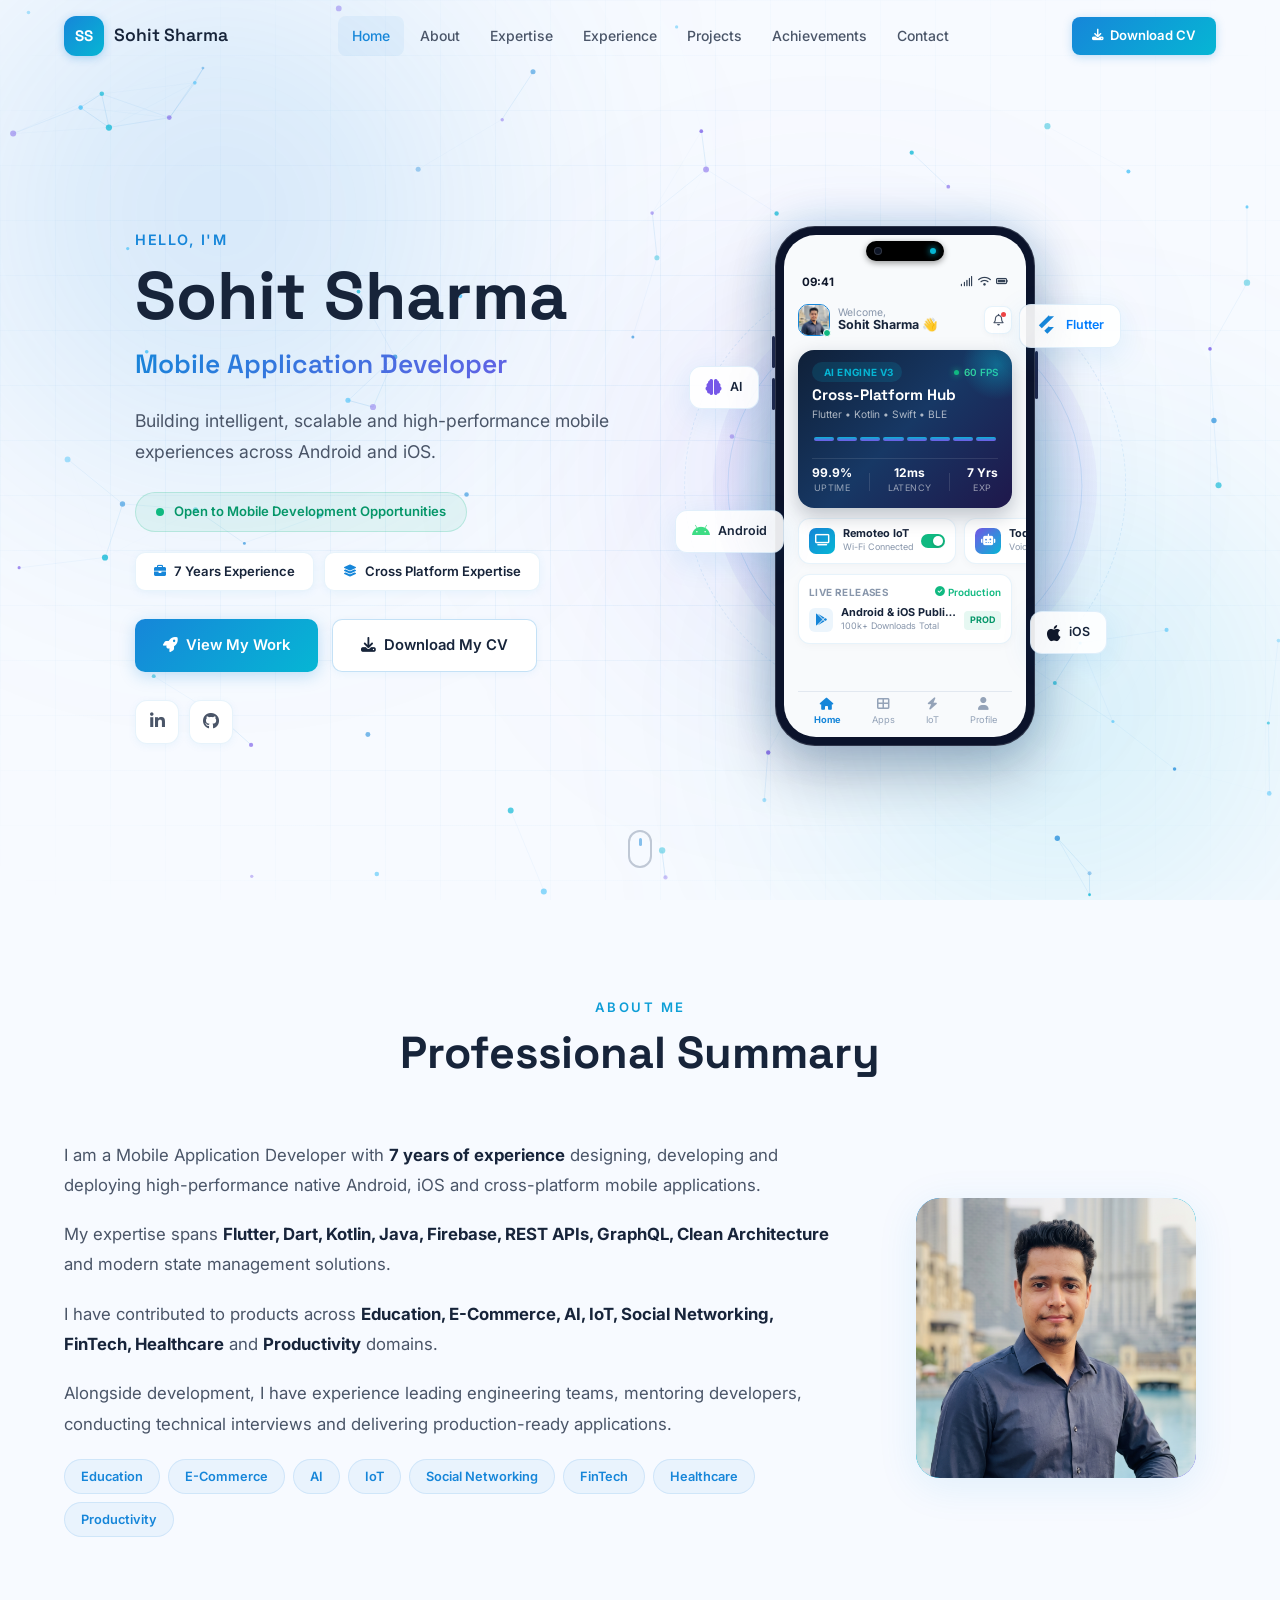
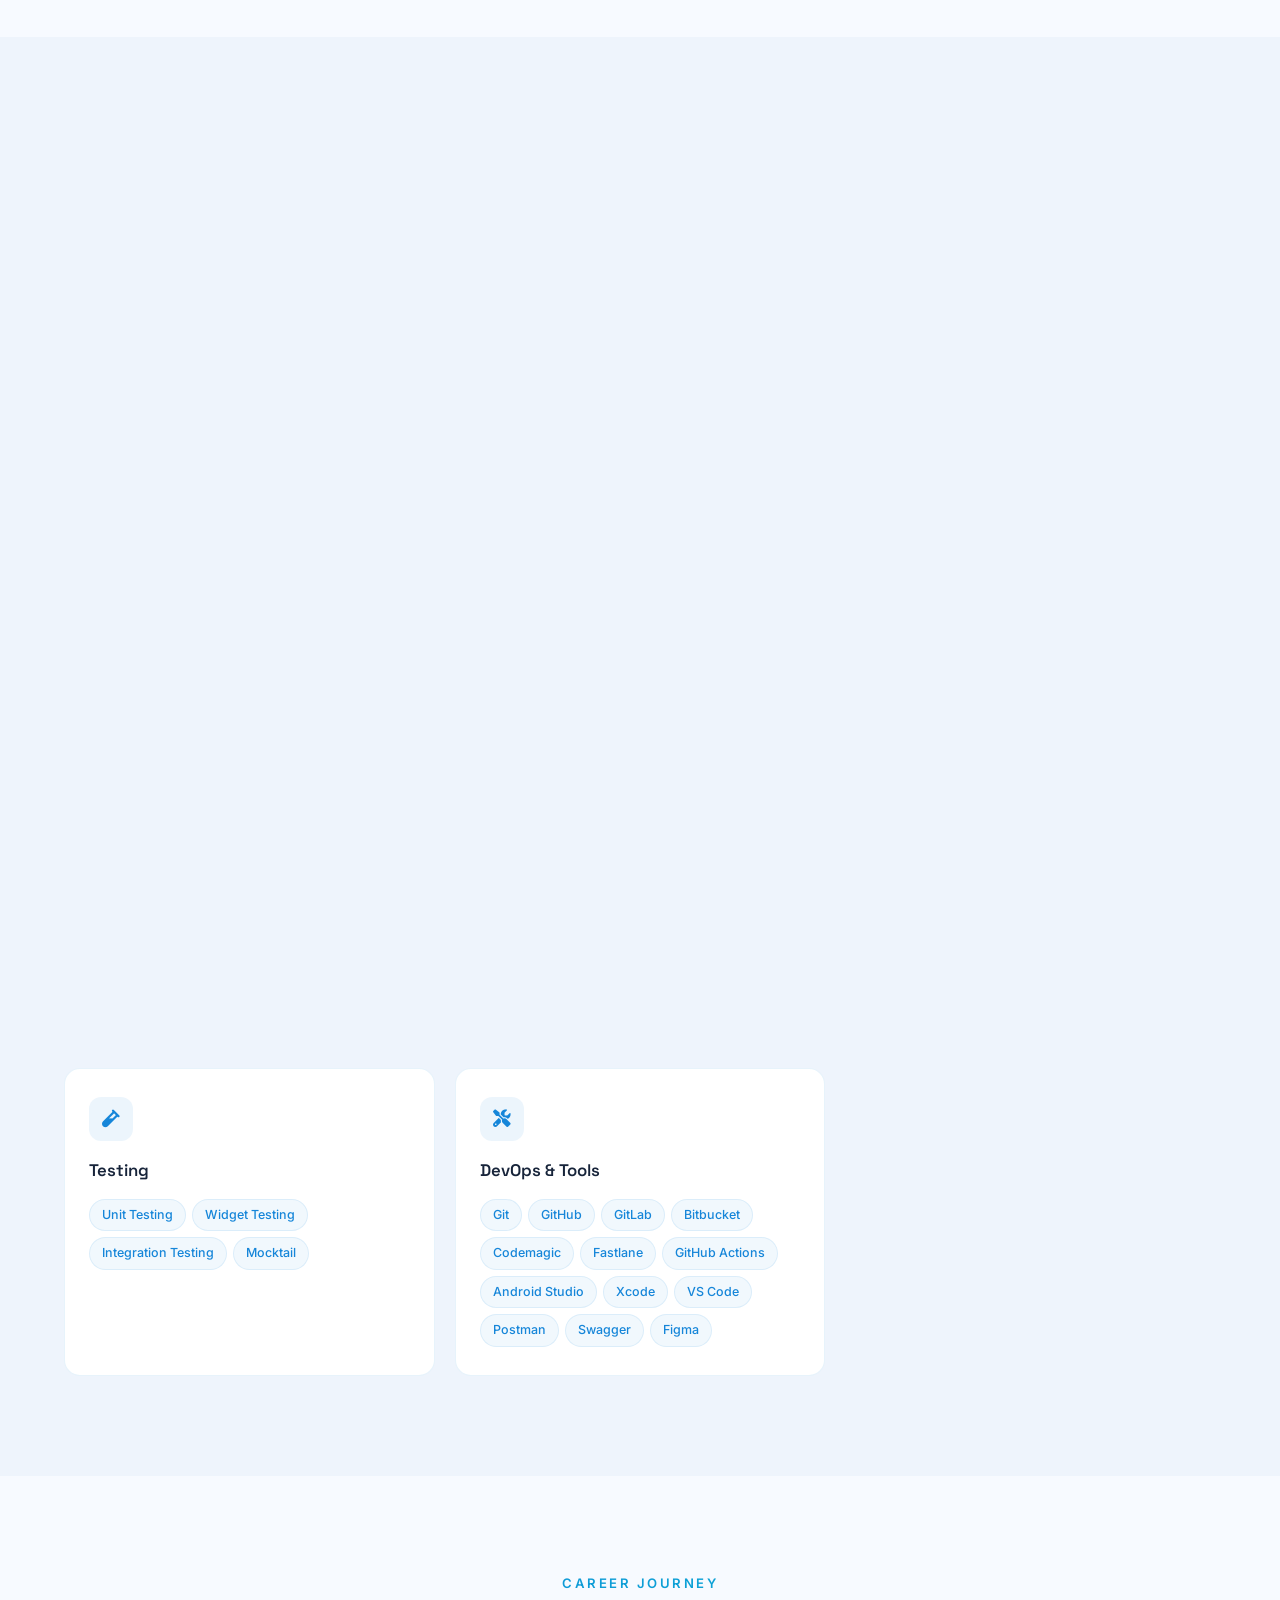
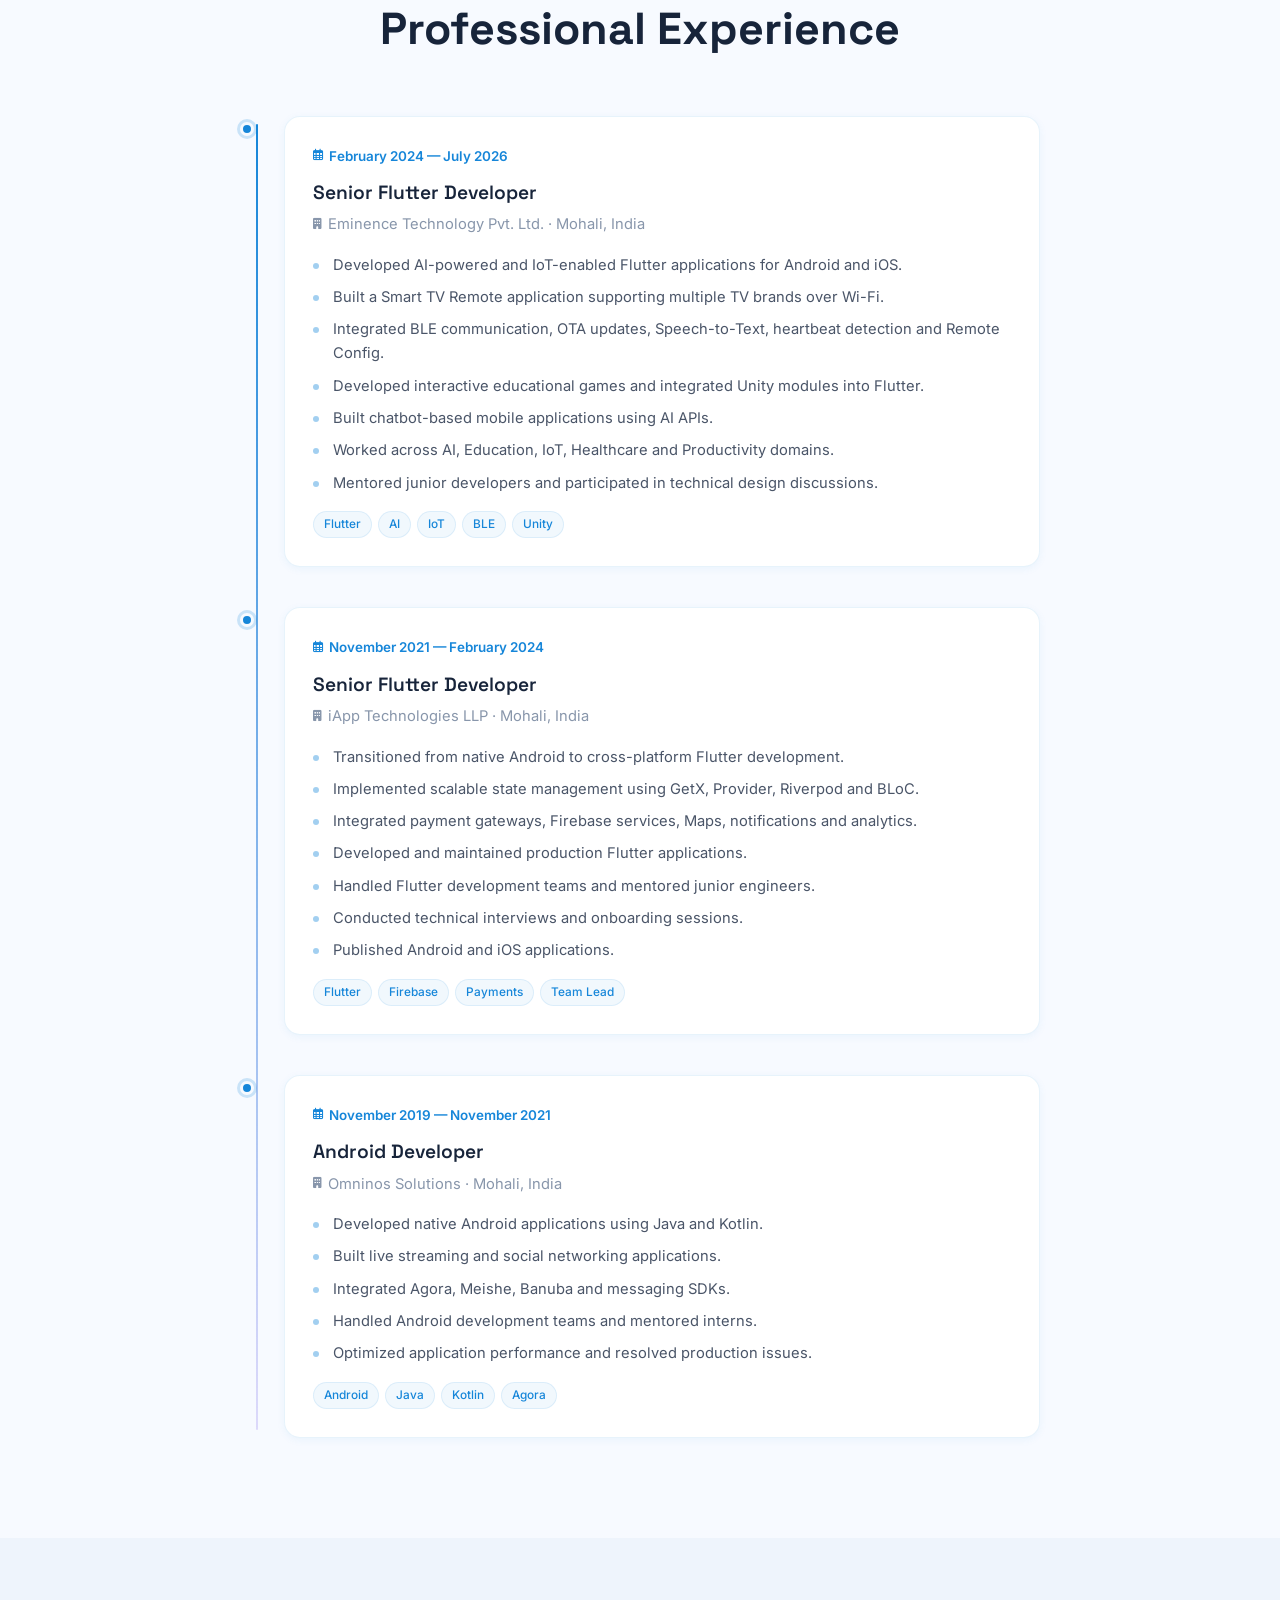
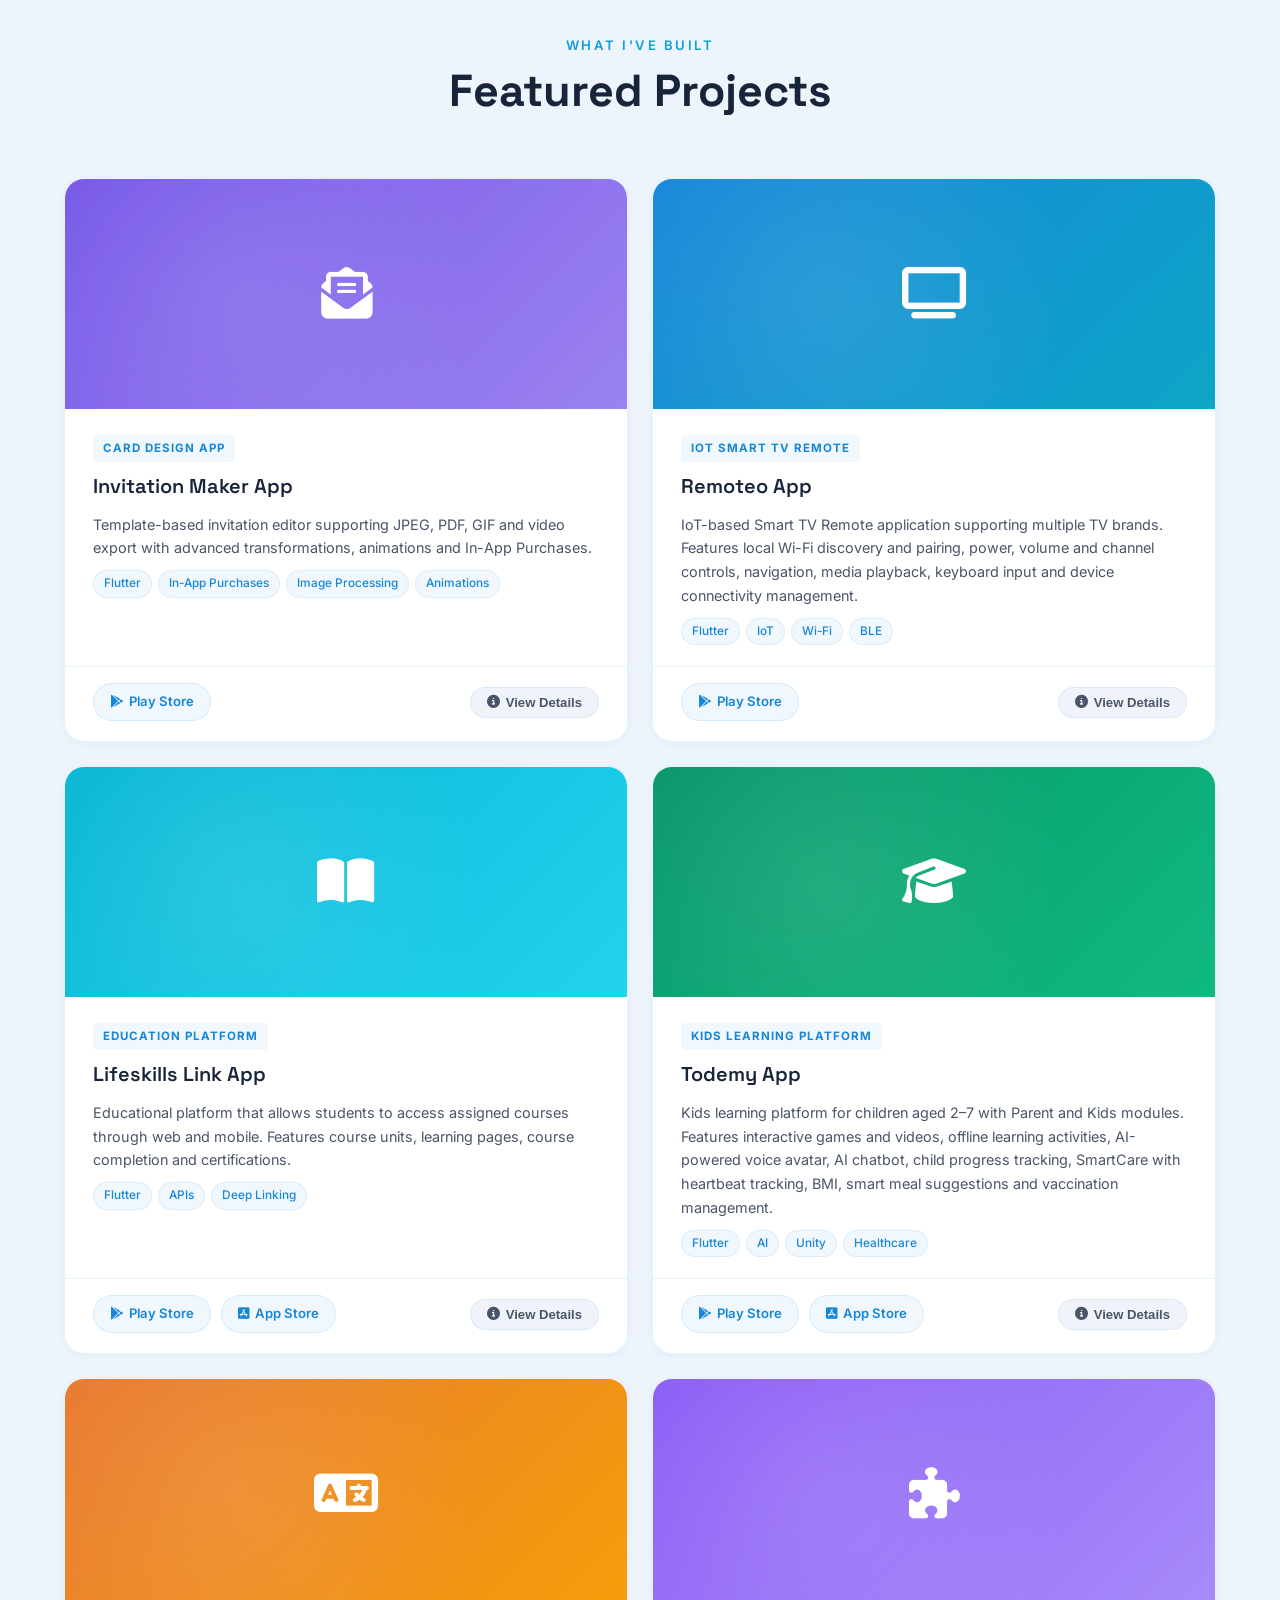
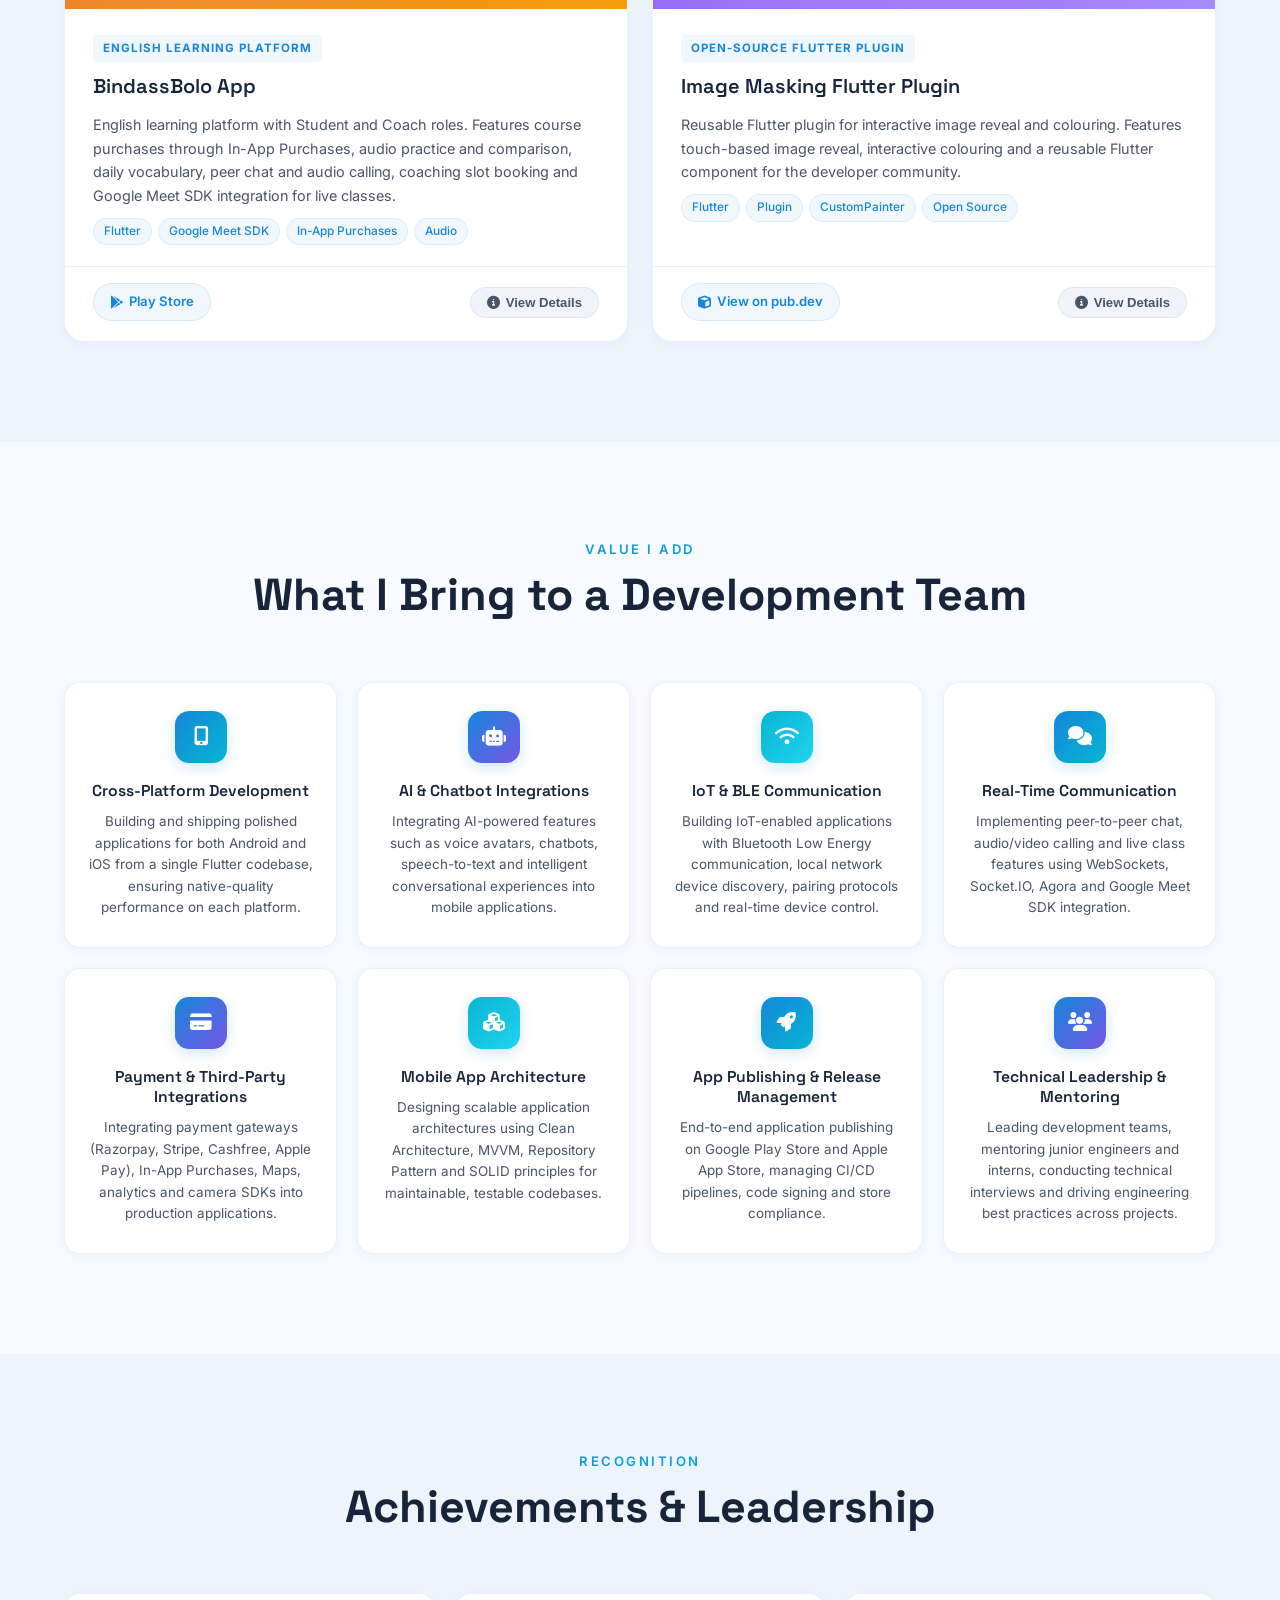
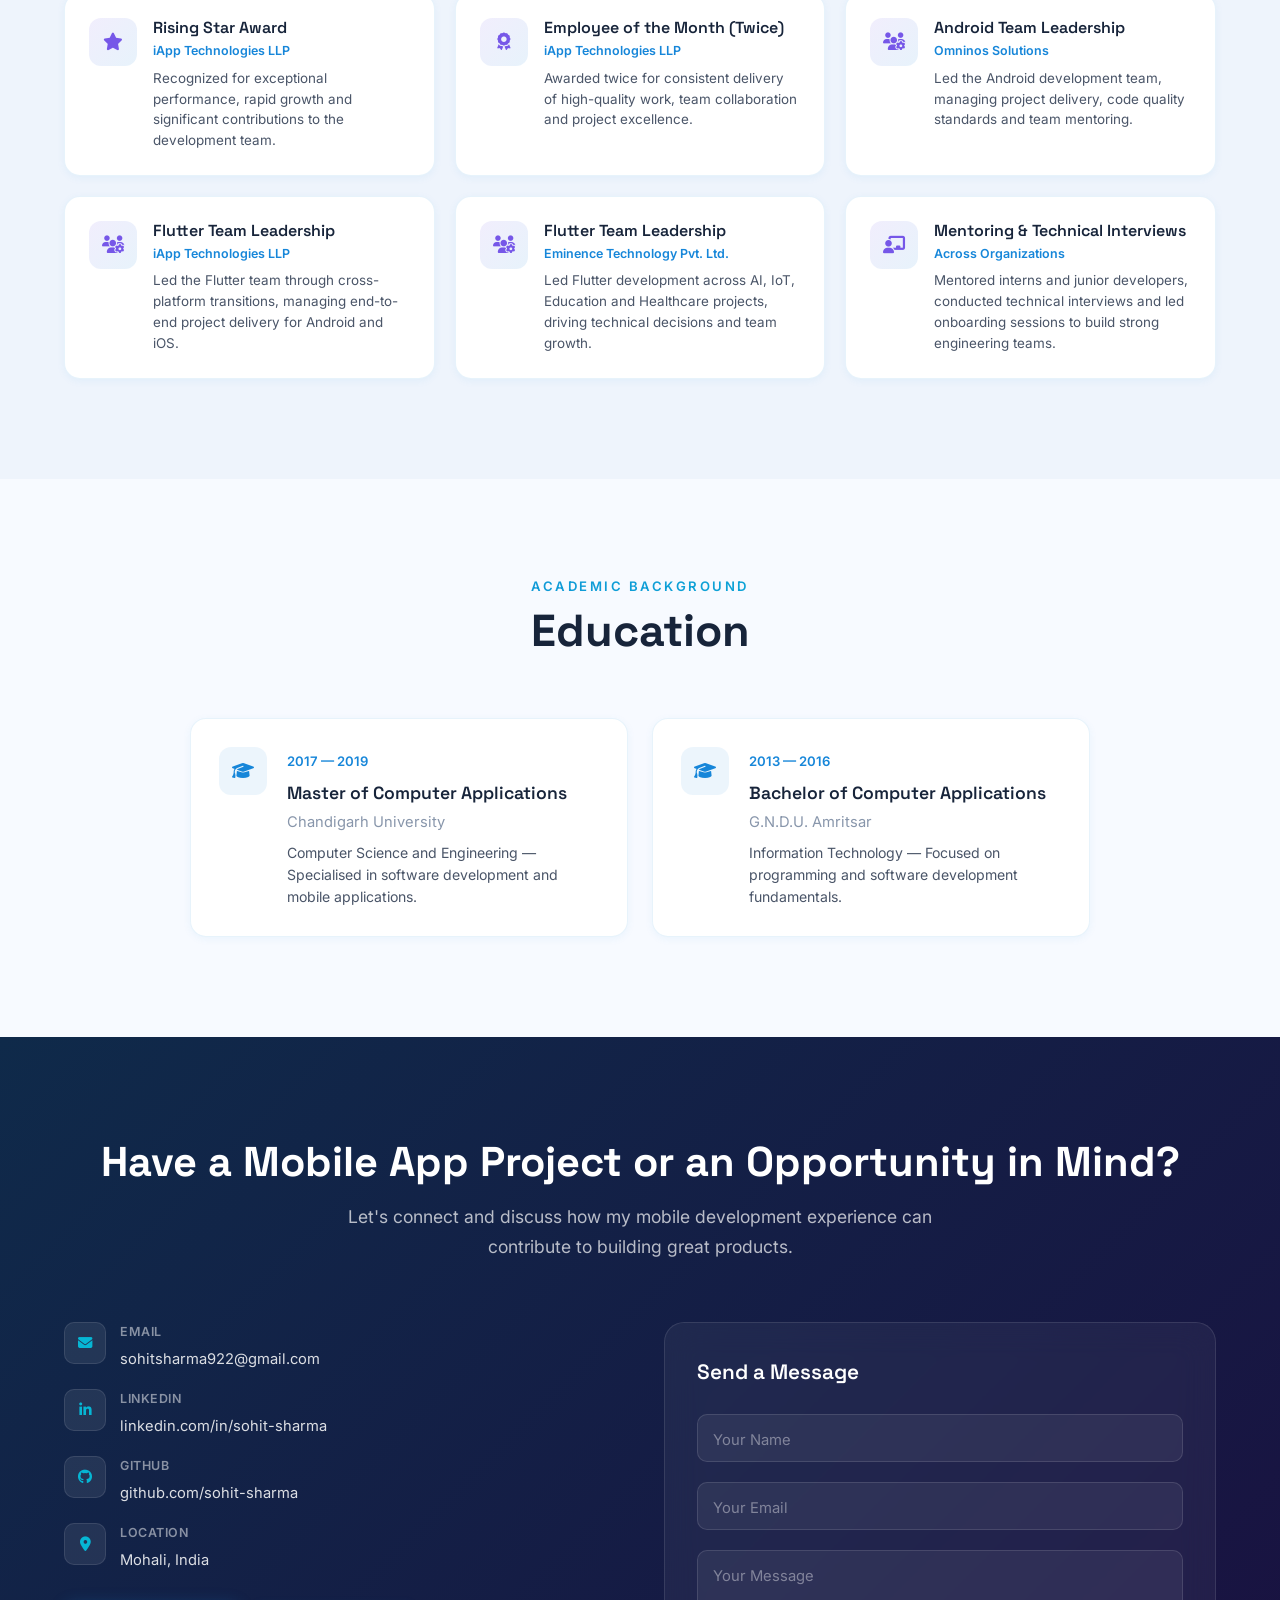
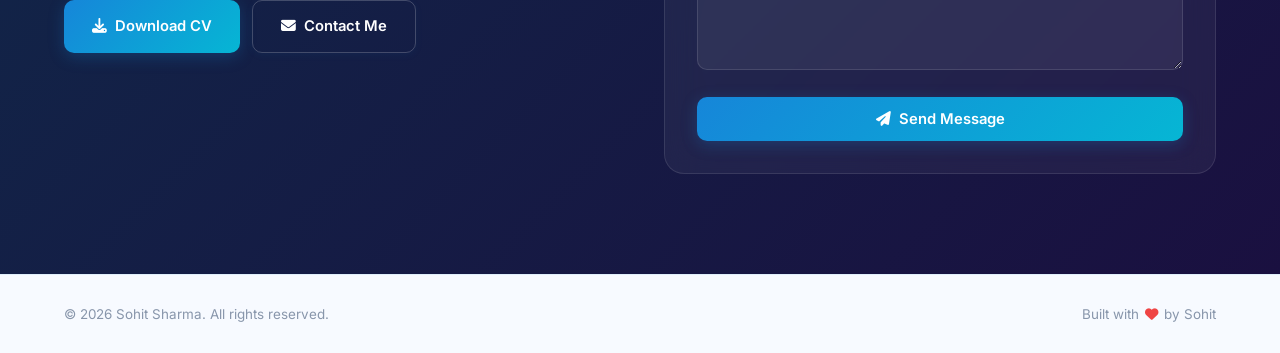
<file: index.html>
<!DOCTYPE html>
<html lang="en">

<head>
    <meta charset="UTF-8">
    <meta name="viewport" content="width=device-width, initial-scale=1.0">
    <title>Sohit Sharma — Mobile Application Developer</title>
    <meta name="description"
        content="Mobile Application Developer with 7 years of experience building high-performance Android, iOS and cross-platform mobile applications using Flutter, Dart, Kotlin, Java and Firebase.">
    <meta name="keywords"
        content="Mobile Application Developer, Flutter Developer, Android Developer, iOS Developer, Dart, Kotlin, Java, Firebase, Sohit Sharma, Mobile App Developer India">
    <meta name="author" content="Sohit Sharma">

    <!-- Open Graph -->
    <meta property="og:title" content="Sohit Sharma — Mobile Application Developer">
    <meta property="og:description"
        content="Mobile Application Developer with 7 years of experience building scalable, high-performance mobile applications across Android and iOS.">
    <meta property="og:type" content="website">
    <meta property="og:url" content="https://sohit-sharma.github.io/">
    <meta property="og:image" content="https://sohit-sharma.github.io/assets/images/hero.png">
    <meta property="og:locale" content="en_IN">
    <meta property="og:site_name" content="Sohit Sharma Portfolio">

    <!-- Twitter Card -->
    <meta name="twitter:card" content="summary_large_image">
    <meta name="twitter:title" content="Sohit Sharma — Mobile Application Developer">
    <meta name="twitter:description"
        content="7 years building high-performance mobile apps with Flutter, Android, Kotlin, Java & Firebase.">
    <meta name="twitter:image" content="https://sohit-sharma.github.io/assets/images/hero.png">

    <!-- Preconnect -->
    <link rel="preconnect" href="https://fonts.googleapis.com">
    <link rel="preconnect" href="https://fonts.gstatic.com" crossorigin>

    <!-- Fonts -->
    <link
        href="https://fonts.googleapis.com/css2?family=Inter:wght@300;400;500;600;700;800&family=Space+Grotesk:wght@400;500;600;700&display=swap"
        rel="stylesheet">

    <!-- Icons -->
    <link rel="stylesheet" href="https://cdnjs.cloudflare.com/ajax/libs/font-awesome/6.4.0/css/all.min.css">

    <!-- Styles -->
    <link rel="stylesheet" href="style.css">
</head>

<body>
    <!-- Cursor Glow -->
    <div class="cursor-glow" id="cursor-glow" aria-hidden="true"></div>

    <!-- Navigation -->
    <nav class="navbar" id="navbar" aria-label="Main navigation">
        <div class="nav-container">
            <a href="#hero" class="nav-logo" aria-label="Sohit Sharma — Home">
                <span class="logo-mark">SS</span>
                <span class="logo-name">Sohit Sharma</span>
            </a>
            <ul class="nav-menu" id="nav-menu" role="menubar">
                <li role="none"><a href="#hero" class="nav-link active" role="menuitem">Home</a></li>
                <li role="none"><a href="#about" class="nav-link" role="menuitem">About</a></li>
                <li role="none"><a href="#expertise" class="nav-link" role="menuitem">Expertise</a></li>
                <li role="none"><a href="#experience" class="nav-link" role="menuitem">Experience</a></li>
                <li role="none"><a href="#projects" class="nav-link" role="menuitem">Projects</a></li>
                <li role="none"><a href="#achievements" class="nav-link" role="menuitem">Achievements</a></li>
                <li role="none"><a href="#contact" class="nav-link" role="menuitem">Contact</a></li>
            </ul>
            <a href="assets/images/cv.pdf" download class="nav-cv-btn">
                <i class="fas fa-download"></i> Download CV
            </a>
            <button class="nav-toggle" id="nav-toggle" aria-label="Toggle navigation menu" aria-expanded="false">
                <span class="bar"></span>
                <span class="bar"></span>
                <span class="bar"></span>
            </button>
        </div>
    </nav>

    <main>
        <!-- ==================== HERO ==================== -->
        <section id="hero" class="hero">
            <div class="hero-bg" aria-hidden="true">
                <canvas id="hero-particles-canvas" class="hero-particles-canvas"></canvas>
                <div class="hero-mesh hero-mesh--1"></div>
                <div class="hero-mesh hero-mesh--2"></div>
                <div class="hero-mesh hero-mesh--3"></div>
                <div class="hero-grid-pattern"></div>
            </div>

            <div class="hero-inner">
                <!-- Left: Text -->
                <div class="hero-text">
                    <p class="hero-greeting anim-slide" style="--i:0">Hello, I'm</p>
                    <h1 class="hero-name anim-slide" style="--i:1">Sohit Sharma</h1>
                    <h2 class="hero-title anim-slide" style="--i:2">Mobile Application Developer</h2>
                    <p class="hero-desc anim-slide" style="--i:3">
                        Building intelligent, scalable and high-performance mobile experiences across Android and iOS.
                    </p>

                    <div class="hero-availability anim-slide" style="--i:4">
                        <span class="avail-dot"></span>
                        Open to Mobile Development Opportunities
                    </div>

                    <div class="hero-stats anim-slide" style="--i:5">
                        <span class="stat-badge"><i class="fas fa-briefcase"></i> 7 Years Experience</span>
                        <span class="stat-badge"><i class="fas fa-layer-group"></i> Cross Platform Expertise</span>
                    </div>

                    <div class="hero-actions anim-slide" style="--i:6">
                        <a href="#projects" class="btn btn-primary">
                            <i class="fas fa-rocket"></i> View My Work
                        </a>
                        <a href="assets/images/cv.pdf" download class="btn btn-outline-light">
                            <i class="fas fa-download"></i> Download My CV
                        </a>
                    </div>

                    <div class="hero-social anim-slide" style="--i:7">
                        <a href="https://www.linkedin.com/in/sohit-sharma-940084172/" target="_blank"
                            rel="noopener noreferrer" class="social-pill" aria-label="LinkedIn">
                            <i class="fab fa-linkedin-in"></i>
                        </a>
                        <a href="https://github.com/sohit-sharma" target="_blank" rel="noopener noreferrer"
                            class="social-pill" aria-label="GitHub">
                            <i class="fab fa-github"></i>
                        </a>
                    </div>
                </div>

                <!-- Right: Animated Visual -->
                <div class="hero-visual anim-slide" style="--i:3" aria-hidden="true">
                    <!-- Gradient glow behind phone -->
                    <div class="visual-glow"></div>

                    <!-- Orbital rings -->
                    <div class="orbit orbit--lg"></div>
                    <div class="orbit orbit--md"></div>
                    <div class="orbit orbit--sm"></div>

                    <!-- Phone mockup -->
                    <div class="phone" id="hero-phone">
                        <!-- Hardware details -->
                        <div class="phone-hardware">
                            <div class="phone-island">
                                <span class="island-camera"></span>
                                <span class="island-dot"></span>
                            </div>
                            <div class="phone-btn-vol-up"></div>
                            <div class="phone-btn-vol-down"></div>
                            <div class="phone-btn-power"></div>
                        </div>

                        <!-- Active Realistic Phone Screen -->
                        <div class="phone-screen">
                            <!-- Status Bar -->
                            <div class="app-status-bar">
                                <span class="status-time">09:41</span>
                                <div class="status-icons">
                                    <i class="fas fa-signal"></i>
                                    <i class="fas fa-wifi"></i>
                                    <i class="fas fa-battery-full"></i>
                                </div>
                            </div>

                            <!-- App Top Header -->
                            <div class="app-header">
                                <div class="app-user">
                                    <div class="app-avatar">
                                        <img src="assets/images/hero.png" alt="Sohit" />
                                        <span class="avatar-status"></span>
                                    </div>
                                    <div class="app-user-info">
                                        <span class="app-user-greeting">Welcome,</span>
                                        <strong class="app-user-name">Sohit Sharma 👋</strong>
                                    </div>
                                </div>
                                <div class="app-bell-btn">
                                    <i class="far fa-bell"></i>
                                    <span class="bell-badge"></span>
                                </div>
                            </div>

                            <!-- Main AI / Mobile Core Card -->
                            <div class="app-hero-card">
                                <div class="hero-card-glow"></div>
                                <div class="hero-card-top">
                                    <span class="app-tag-pill"><i class="fas fa-sparkles"></i> AI Engine v3</span>
                                    <span class="live-pulse-badge"><span class="dot"></span> 60 FPS</span>
                                </div>
                                <h4 class="hero-card-title">Cross-Platform Hub</h4>
                                <p class="hero-card-subtitle">Flutter • Kotlin • Swift • BLE</p>

                                <!-- Animated Soundwave / Spectrum Bars -->
                                <div class="app-soundwave">
                                    <span class="wave-bar"></span>
                                    <span class="wave-bar"></span>
                                    <span class="wave-bar"></span>
                                    <span class="wave-bar"></span>
                                    <span class="wave-bar"></span>
                                    <span class="wave-bar"></span>
                                    <span class="wave-bar"></span>
                                    <span class="wave-bar"></span>
                                </div>

                                <div class="hero-card-footer">
                                    <div class="metric-item">
                                        <span class="metric-val">99.9%</span>
                                        <span class="metric-lbl">Uptime</span>
                                    </div>
                                    <div class="metric-div"></div>
                                    <div class="metric-item">
                                        <span class="metric-val">12ms</span>
                                        <span class="metric-lbl">Latency</span>
                                    </div>
                                    <div class="metric-div"></div>
                                    <div class="metric-item">
                                        <span class="metric-val">7 Yrs</span>
                                        <span class="metric-lbl">Exp</span>
                                    </div>
                                </div>
                            </div>

                            <!-- Real Products Mini Widgets -->
                            <div class="app-modules-grid">
                                <div class="app-mini-card">
                                    <div class="mini-card-icon mini-card-icon--blue">
                                        <i class="fas fa-tv"></i>
                                    </div>
                                    <div class="mini-card-content">
                                        <span class="mini-card-title">Remoteo IoT</span>
                                        <span class="mini-card-sub">Wi-Fi Connected</span>
                                    </div>
                                    <div class="mini-toggle active">
                                        <span class="toggle-knob"></span>
                                    </div>
                                </div>
                                <div class="app-mini-card">
                                    <div class="mini-card-icon mini-card-icon--cyan">
                                        <i class="fas fa-robot"></i>
                                    </div>
                                    <div class="mini-card-content">
                                        <span class="mini-card-title">Todemy AI</span>
                                        <span class="mini-card-sub">Voice Active</span>
                                    </div>
                                    <div class="mini-audio-dot">
                                        <span class="audio-ring"></span>
                                    </div>
                                </div>
                            </div>

                            <!-- Activity Deployment Snippet -->
                            <div class="app-activity-card">
                                <div class="activity-header">
                                    <span class="activity-label">Live Releases</span>
                                    <span class="activity-status"><i class="fas fa-check-circle"></i> Production</span>
                                </div>
                                <div class="activity-item">
                                    <div class="activity-icon"><i class="fab fa-google-play"></i></div>
                                    <div class="activity-details">
                                        <span class="activity-title">Android & iOS Published</span>
                                        <span class="activity-meta">100k+ Downloads Total</span>
                                    </div>
                                    <span class="activity-badge">PROD</span>
                                </div>
                            </div>

                            <!-- App Bottom Navigation Bar -->
                            <div class="app-nav-bar">
                                <div class="app-nav-item active">
                                    <i class="fas fa-home"></i>
                                    <span>Home</span>
                                </div>
                                <div class="app-nav-item">
                                    <i class="fas fa-th-large"></i>
                                    <span>Apps</span>
                                </div>
                                <div class="app-nav-item">
                                    <i class="fas fa-bolt"></i>
                                    <span>IoT</span>
                                </div>
                                <div class="app-nav-item">
                                    <i class="fas fa-user"></i>
                                    <span>Profile</span>
                                </div>
                            </div>
                        </div>
                    </div>

                    <!-- Floating tech cards -->
                    <div class="float-card float-card--flutter">
                        <svg width="22" height="22" viewBox="0 0 24 24" fill="none">
                            <path
                                d="M14.314 0L3.098 11.216l3.228 3.228L19.694 1.272h-5.38zM14.314 11.98l-5.26 5.26 3.228 3.228 2.034-2.034 5.258-5.26h-5.26z"
                                fill="#1686D9" />
                        </svg>
                        <span>Flutter</span>
                    </div>
                    <div class="float-card float-card--android">
                        <i class="fab fa-android"></i>
                        <span>Android</span>
                    </div>
                    <div class="float-card float-card--ios">
                        <i class="fab fa-apple"></i>
                        <span>iOS</span>
                    </div>
                    <div class="float-card float-card--ai">
                        <i class="fas fa-brain"></i>
                        <span>AI</span>
                    </div>

                    <!-- Connecting lines SVG -->
                    <svg class="connect-lines" viewBox="0 0 500 500" fill="none">
                        <line x1="250" y1="150" x2="380" y2="100" stroke="url(#lineGrad)" stroke-width="1"
                            opacity="0.3" />
                        <line x1="250" y1="250" x2="120" y2="180" stroke="url(#lineGrad)" stroke-width="1"
                            opacity="0.25" />
                        <line x1="250" y1="350" x2="400" y2="380" stroke="url(#lineGrad)" stroke-width="1"
                            opacity="0.2" />
                        <line x1="250" y1="250" x2="130" y2="380" stroke="url(#lineGrad)" stroke-width="1"
                            opacity="0.2" />
                        <defs>
                            <linearGradient id="lineGrad" x1="0%" y1="0%" x2="100%" y2="0%">
                                <stop offset="0%" stop-color="#1686D9" stop-opacity="0.6" />
                                <stop offset="100%" stop-color="#06B6D4" stop-opacity="0" />
                            </linearGradient>
                        </defs>
                    </svg>
                </div>
            </div>

            <div class="scroll-hint" aria-hidden="true">
                <div class="scroll-mouse">
                    <div class="scroll-wheel"></div>
                </div>
            </div>
        </section>

        <!-- ==================== ABOUT ==================== -->
        <section id="about" class="section">
            <div class="container">
                <h2 class="section-heading reveal">
                    <span class="section-tag">About Me</span>
                    Professional Summary
                </h2>
                <div class="about-grid">
                    <div class="about-text reveal">
                        <p>
                            I am a Mobile Application Developer with <strong>7 years of experience</strong> designing,
                            developing and deploying high-performance native Android, iOS and cross-platform mobile
                            applications.
                        </p>
                        <p>
                            My expertise spans <strong>Flutter, Dart, Kotlin, Java, Firebase, REST APIs, GraphQL,
                                Clean Architecture</strong> and modern state management solutions.
                        </p>
                        <p>
                            I have contributed to products across <strong>Education, E-Commerce, AI, IoT, Social
                                Networking, FinTech, Healthcare</strong> and <strong>Productivity</strong> domains.
                        </p>
                        <p>
                            Alongside development, I have experience leading engineering teams, mentoring developers,
                            conducting technical interviews and delivering production-ready applications.
                        </p>
                        <div class="about-domains">
                            <span class="domain-tag">Education</span>
                            <span class="domain-tag">E-Commerce</span>
                            <span class="domain-tag">AI</span>
                            <span class="domain-tag">IoT</span>
                            <span class="domain-tag">Social Networking</span>
                            <span class="domain-tag">FinTech</span>
                            <span class="domain-tag">Healthcare</span>
                            <span class="domain-tag">Productivity</span>
                        </div>
                    </div>
                    <div class="about-image reveal">
                        <div class="profile-frame">
                            <img src="assets/images/hero.png" alt="Sohit Sharma — Mobile Application Developer"
                                width="320" height="320" loading="lazy">
                        </div>
                    </div>
                </div>
            </div>
        </section>

        <!-- ==================== EXPERTISE ==================== -->
        <section id="expertise" class="section section--alt">
            <div class="container">
                <h2 class="section-heading reveal">
                    <span class="section-tag">What I Work With</span>
                    Technical Expertise
                </h2>
                <div class="expertise-grid">
                    <!-- Programming Languages -->
                    <div class="expertise-card reveal">
                        <div class="expertise-icon"><i class="fas fa-code"></i></div>
                        <h3 class="expertise-title">Programming Languages</h3>
                        <div class="tech-tags">
                            <span class="tech-tag">Dart</span>
                            <span class="tech-tag">Java</span>
                            <span class="tech-tag">Kotlin</span>
                            <span class="tech-tag">Swift</span>
                        </div>
                    </div>
                    <!-- Mobile Development -->
                    <div class="expertise-card reveal">
                        <div class="expertise-icon"><i class="fas fa-mobile-alt"></i></div>
                        <h3 class="expertise-title">Mobile Development</h3>
                        <div class="tech-tags">
                            <span class="tech-tag">Flutter</span>
                            <span class="tech-tag">Android Native</span>
                            <span class="tech-tag">iOS</span>
                            <span class="tech-tag">Responsive UI</span>
                            <span class="tech-tag">Adaptive Layouts</span>
                        </div>
                    </div>
                    <!-- State Management -->
                    <div class="expertise-card reveal">
                        <div class="expertise-icon"><i class="fas fa-sitemap"></i></div>
                        <h3 class="expertise-title">State Management</h3>
                        <div class="tech-tags">
                            <span class="tech-tag">BLoC</span>
                            <span class="tech-tag">Riverpod</span>
                            <span class="tech-tag">Provider</span>
                            <span class="tech-tag">GetX</span>
                        </div>
                    </div>
                    <!-- Architecture -->
                    <div class="expertise-card reveal">
                        <div class="expertise-icon"><i class="fas fa-cubes"></i></div>
                        <h3 class="expertise-title">Architecture</h3>
                        <div class="tech-tags">
                            <span class="tech-tag">Clean Architecture</span>
                            <span class="tech-tag">MVVM</span>
                            <span class="tech-tag">SOLID Principles</span>
                            <span class="tech-tag">Repository Pattern</span>
                        </div>
                    </div>
                    <!-- Backend & Networking -->
                    <div class="expertise-card reveal">
                        <div class="expertise-icon"><i class="fas fa-server"></i></div>
                        <h3 class="expertise-title">Backend & Networking</h3>
                        <div class="tech-tags">
                            <span class="tech-tag">REST APIs</span>
                            <span class="tech-tag">WebSockets</span>
                            <span class="tech-tag">Socket.IO</span>
                            <span class="tech-tag">GraphQL</span>
                            <span class="tech-tag">JSON</span>
                        </div>
                    </div>
                    <!-- Firebase -->
                    <div class="expertise-card reveal">
                        <div class="expertise-icon"><i class="fas fa-fire"></i></div>
                        <h3 class="expertise-title">Firebase</h3>
                        <div class="tech-tags">
                            <span class="tech-tag">Authentication</span>
                            <span class="tech-tag">Firestore</span>
                            <span class="tech-tag">Analytics</span>
                            <span class="tech-tag">Cloud Messaging</span>
                            <span class="tech-tag">Crashlytics</span>
                            <span class="tech-tag">Hosting</span>
                        </div>
                    </div>
                    <!-- Databases -->
                    <div class="expertise-card reveal">
                        <div class="expertise-icon"><i class="fas fa-database"></i></div>
                        <h3 class="expertise-title">Databases</h3>
                        <div class="tech-tags">
                            <span class="tech-tag">Hive</span>
                            <span class="tech-tag">SQLite</span>
                            <span class="tech-tag">SharedPreferences</span>
                            <span class="tech-tag">Secure Storage</span>
                            <span class="tech-tag">Offline Data Sync</span>
                        </div>
                    </div>
                    <!-- Integrations -->
                    <div class="expertise-card reveal">
                        <div class="expertise-icon"><i class="fas fa-plug"></i></div>
                        <h3 class="expertise-title">Integrations</h3>
                        <div class="tech-tags">
                            <span class="tech-tag">Agora</span>
                            <span class="tech-tag">ZegoLive</span>
                            <span class="tech-tag">Unity</span>
                            <span class="tech-tag">BLE</span>
                            <span class="tech-tag">IoT</span>
                            <span class="tech-tag">Maps</span>
                            <span class="tech-tag">Camera SDKs</span>
                            <span class="tech-tag">Voice & Video SDKs</span>
                        </div>
                    </div>
                    <!-- Payment Integration -->
                    <div class="expertise-card reveal">
                        <div class="expertise-icon"><i class="fas fa-credit-card"></i></div>
                        <h3 class="expertise-title">Payment Integration</h3>
                        <div class="tech-tags">
                            <span class="tech-tag">Razorpay</span>
                            <span class="tech-tag">Stripe</span>
                            <span class="tech-tag">Cashfree</span>
                            <span class="tech-tag">Square</span>
                            <span class="tech-tag">Apple Pay</span>
                            <span class="tech-tag">In-App Purchases</span>
                        </div>
                    </div>
                    <!-- Testing -->
                    <div class="expertise-card reveal">
                        <div class="expertise-icon"><i class="fas fa-vial"></i></div>
                        <h3 class="expertise-title">Testing</h3>
                        <div class="tech-tags">
                            <span class="tech-tag">Unit Testing</span>
                            <span class="tech-tag">Widget Testing</span>
                            <span class="tech-tag">Integration Testing</span>
                            <span class="tech-tag">Mocktail</span>
                        </div>
                    </div>
                    <!-- DevOps & Tools -->
                    <div class="expertise-card reveal">
                        <div class="expertise-icon"><i class="fas fa-tools"></i></div>
                        <h3 class="expertise-title">DevOps & Tools</h3>
                        <div class="tech-tags">
                            <span class="tech-tag">Git</span>
                            <span class="tech-tag">GitHub</span>
                            <span class="tech-tag">GitLab</span>
                            <span class="tech-tag">Bitbucket</span>
                            <span class="tech-tag">Codemagic</span>
                            <span class="tech-tag">Fastlane</span>
                            <span class="tech-tag">GitHub Actions</span>
                            <span class="tech-tag">Android Studio</span>
                            <span class="tech-tag">Xcode</span>
                            <span class="tech-tag">VS Code</span>
                            <span class="tech-tag">Postman</span>
                            <span class="tech-tag">Swagger</span>
                            <span class="tech-tag">Figma</span>
                        </div>
                    </div>
                </div>
            </div>
        </section>

        <!-- ==================== EXPERIENCE ==================== -->
        <section id="experience" class="section">
            <div class="container">
                <h2 class="section-heading reveal">
                    <span class="section-tag">Career Journey</span>
                    Professional Experience
                </h2>
                <div class="timeline">
                    <!-- Eminence Technology -->
                    <div class="timeline-item reveal">
                        <div class="timeline-marker">
                            <div class="timeline-dot"></div>
                        </div>
                        <div class="timeline-card">
                            <div class="timeline-header">
                                <span class="timeline-date"><i class="far fa-calendar-alt"></i> February 2024 — July
                                    2026</span>
                            </div>
                            <h3 class="timeline-role">Senior Flutter Developer</h3>
                            <h4 class="timeline-company"><i class="fas fa-building"></i> Eminence Technology Pvt. Ltd. ·
                                Mohali, India</h4>
                            <ul class="timeline-points">
                                <li>Developed AI-powered and IoT-enabled Flutter applications for Android and iOS.</li>
                                <li>Built a Smart TV Remote application supporting multiple TV brands over Wi-Fi.</li>
                                <li>Integrated BLE communication, OTA updates, Speech-to-Text, heartbeat detection and
                                    Remote Config.</li>
                                <li>Developed interactive educational games and integrated Unity modules into Flutter.
                                </li>
                                <li>Built chatbot-based mobile applications using AI APIs.</li>
                                <li>Worked across AI, Education, IoT, Healthcare and Productivity domains.</li>
                                <li>Mentored junior developers and participated in technical design discussions.</li>
                            </ul>
                            <div class="timeline-tech">
                                <span class="tech-tag tech-tag--sm">Flutter</span>
                                <span class="tech-tag tech-tag--sm">AI</span>
                                <span class="tech-tag tech-tag--sm">IoT</span>
                                <span class="tech-tag tech-tag--sm">BLE</span>
                                <span class="tech-tag tech-tag--sm">Unity</span>
                            </div>
                        </div>
                    </div>

                    <!-- iApp Technologies -->
                    <div class="timeline-item reveal">
                        <div class="timeline-marker">
                            <div class="timeline-dot"></div>
                        </div>
                        <div class="timeline-card">
                            <div class="timeline-header">
                                <span class="timeline-date"><i class="far fa-calendar-alt"></i> November 2021 — February
                                    2024</span>
                            </div>
                            <h3 class="timeline-role">Senior Flutter Developer</h3>
                            <h4 class="timeline-company"><i class="fas fa-building"></i> iApp Technologies LLP · Mohali,
                                India</h4>
                            <ul class="timeline-points">
                                <li>Transitioned from native Android to cross-platform Flutter development.</li>
                                <li>Implemented scalable state management using GetX, Provider, Riverpod and BLoC.</li>
                                <li>Integrated payment gateways, Firebase services, Maps, notifications and analytics.
                                </li>
                                <li>Developed and maintained production Flutter applications.</li>
                                <li>Handled Flutter development teams and mentored junior engineers.</li>
                                <li>Conducted technical interviews and onboarding sessions.</li>
                                <li>Published Android and iOS applications.</li>
                            </ul>
                            <div class="timeline-tech">
                                <span class="tech-tag tech-tag--sm">Flutter</span>
                                <span class="tech-tag tech-tag--sm">Firebase</span>
                                <span class="tech-tag tech-tag--sm">Payments</span>
                                <span class="tech-tag tech-tag--sm">Team Lead</span>
                            </div>
                        </div>
                    </div>

                    <!-- Omninos Solutions -->
                    <div class="timeline-item reveal">
                        <div class="timeline-marker">
                            <div class="timeline-dot"></div>
                        </div>
                        <div class="timeline-card">
                            <div class="timeline-header">
                                <span class="timeline-date"><i class="far fa-calendar-alt"></i> November 2019 — November
                                    2021</span>
                            </div>
                            <h3 class="timeline-role">Android Developer</h3>
                            <h4 class="timeline-company"><i class="fas fa-building"></i> Omninos Solutions · Mohali,
                                India</h4>
                            <ul class="timeline-points">
                                <li>Developed native Android applications using Java and Kotlin.</li>
                                <li>Built live streaming and social networking applications.</li>
                                <li>Integrated Agora, Meishe, Banuba and messaging SDKs.</li>
                                <li>Handled Android development teams and mentored interns.</li>
                                <li>Optimized application performance and resolved production issues.</li>
                            </ul>
                            <div class="timeline-tech">
                                <span class="tech-tag tech-tag--sm">Android</span>
                                <span class="tech-tag tech-tag--sm">Java</span>
                                <span class="tech-tag tech-tag--sm">Kotlin</span>
                                <span class="tech-tag tech-tag--sm">Agora</span>
                            </div>
                        </div>
                    </div>
                </div>
            </div>
        </section>

        <!-- ==================== PROJECTS ==================== -->
        <section id="projects" class="section section--alt">
            <div class="container">
                <h2 class="section-heading reveal">
                    <span class="section-tag">What I've Built</span>
                    Featured Projects
                </h2>
                <div class="projects-grid">

                    <!-- Invitation Maker -->
                    <article class="project-card reveal">
                        <div class="project-visual project-visual--violet">
                            <i class="fas fa-envelope-open-text"></i>
                        </div>
                        <div class="project-body">
                            <div class="project-meta">
                                <span class="project-category">Card Design App</span>
                            </div>
                            <h3 class="project-name">Invitation Maker App</h3>
                            <p class="project-desc">
                                Template-based invitation editor supporting JPEG, PDF, GIF and video export with
                                advanced transformations, animations and In-App Purchases.
                            </p>
                            <div class="project-stack">
                                <span class="tech-tag tech-tag--sm">Flutter</span>
                                <span class="tech-tag tech-tag--sm">In-App Purchases</span>
                                <span class="tech-tag tech-tag--sm">Image Processing</span>
                                <span class="tech-tag tech-tag--sm">Animations</span>
                            </div>
                            <div class="project-expanded">
                                <h4><i class="fas fa-layer-group"></i> Architecture & Engineering Highlights</h4>
                                <ul>
                                    <li>Architected high-performance canvas editing pipeline with real-time
                                        gesture-based scaling & rotation.</li>
                                    <li>Implemented multi-format export engines delivering optimized high-resolution
                                        JPEG, PDF, GIF, and MP4.</li>
                                    <li>Engineered store monetization with cross-platform In-App Purchases and receipt
                                        validation.</li>
                                </ul>
                            </div>
                        </div>
                        <div class="project-links">
                            <a href="https://play.google.com/store/apps/details?id=com.textArtApp" target="_blank"
                                rel="noopener noreferrer" class="project-link">
                                <i class="fab fa-google-play"></i> Play Store
                            </a>
                            <button class="project-details-btn" aria-expanded="false">
                                <i class="fas fa-info-circle"></i> View Details
                            </button>
                        </div>
                    </article>

                    <!-- Remoteo -->
                    <article class="project-card reveal">
                        <div class="project-visual project-visual--blue">
                            <i class="fas fa-tv"></i>
                        </div>
                        <div class="project-body">
                            <div class="project-meta">
                                <span class="project-category">IoT Smart TV Remote</span>
                            </div>
                            <h3 class="project-name">Remoteo App</h3>
                            <p class="project-desc">
                                IoT-based Smart TV Remote application supporting multiple TV brands.
                                Features local Wi-Fi discovery and pairing, power, volume and channel
                                controls, navigation, media playback, keyboard input and device
                                connectivity management.
                            </p>
                            <div class="project-stack">
                                <span class="tech-tag tech-tag--sm">Flutter</span>
                                <span class="tech-tag tech-tag--sm">IoT</span>
                                <span class="tech-tag tech-tag--sm">Wi-Fi</span>
                                <span class="tech-tag tech-tag--sm">BLE</span>
                            </div>
                            <div class="project-expanded">
                                <h4><i class="fas fa-layer-group"></i> Architecture & Engineering Highlights</h4>
                                <ul>
                                    <li>Integrated SSDP and mDNS protocols for rapid zero-configuration TV discovery on
                                        local Wi-Fi.</li>
                                    <li>Built resilient bidirectional WebSocket and HTTP REST dispatchers for
                                        low-latency TV control.</li>
                                    <li>Implemented BLE fallback pairing and device state caching for instant app
                                        reconnection.</li>
                                </ul>
                            </div>
                        </div>
                        <div class="project-links">
                            <a href="https://play.google.com/store/apps/details?id=com.remoteo.tv.control&hl=en_IN"
                                target="_blank" rel="noopener noreferrer" class="project-link">
                                <i class="fab fa-google-play"></i> Play Store
                            </a>
                            <button class="project-details-btn" aria-expanded="false">
                                <i class="fas fa-info-circle"></i> View Details
                            </button>
                        </div>
                    </article>

                    <!-- Lifeskills Link -->
                    <article class="project-card reveal">
                        <div class="project-visual project-visual--cyan">
                            <i class="fas fa-book-open"></i>
                        </div>
                        <div class="project-body">
                            <div class="project-meta">
                                <span class="project-category">Education Platform</span>
                            </div>
                            <h3 class="project-name">Lifeskills Link App</h3>
                            <p class="project-desc">
                                Educational platform that allows students to access assigned courses through web and
                                mobile. Features course units, learning pages, course completion and certifications.
                            </p>
                            <div class="project-stack">
                                <span class="tech-tag tech-tag--sm">Flutter</span>
                                <span class="tech-tag tech-tag--sm">APIs</span>
                                <span class="tech-tag tech-tag--sm">Deep Linking</span>
                            </div>
                            <div class="project-expanded">
                                <h4><i class="fas fa-layer-group"></i> Architecture & Engineering Highlights</h4>
                                <ul>
                                    <li>Architected multi-unit course syllabus engine with modular content rendering and
                                        video streaming.</li>
                                    <li>Configured dynamic links enabling seamless cross-platform handoff from web
                                        assignments to mobile.</li>
                                    <li>Implemented automated course completion verification and dynamic PDF certificate
                                        generation.</li>
                                </ul>
                            </div>
                        </div>
                        <div class="project-links">
                            <a href="https://play.google.com/store/apps/details?id=com.lifeskillslink" target="_blank"
                                rel="noopener noreferrer" class="project-link">
                                <i class="fab fa-google-play"></i> Play Store
                            </a>
                            <a href="https://apps.apple.com/us/app/lifeskills-link/id6478844930" target="_blank"
                                rel="noopener noreferrer" class="project-link">
                                <i class="fab fa-app-store-ios"></i> App Store
                            </a>
                            <button class="project-details-btn" aria-expanded="false">
                                <i class="fas fa-info-circle"></i> View Details
                            </button>
                        </div>
                    </article>

                    <!-- Todemy -->
                    <article class="project-card reveal">
                        <div class="project-visual project-visual--green">
                            <i class="fas fa-graduation-cap"></i>
                        </div>
                        <div class="project-body">
                            <div class="project-meta">
                                <span class="project-category">Kids Learning Platform</span>
                            </div>
                            <h3 class="project-name">Todemy App</h3>
                            <p class="project-desc">
                                Kids learning platform for children aged 2–7 with Parent and Kids modules.
                                Features interactive games and videos, offline learning activities,
                                AI-powered voice avatar, AI chatbot, child progress tracking,
                                SmartCare with heartbeat tracking, BMI, smart meal suggestions and
                                vaccination management.
                            </p>
                            <div class="project-stack">
                                <span class="tech-tag tech-tag--sm">Flutter</span>
                                <span class="tech-tag tech-tag--sm">AI</span>
                                <span class="tech-tag tech-tag--sm">Unity</span>
                                <span class="tech-tag tech-tag--sm">Healthcare</span>
                            </div>
                            <div class="project-expanded">
                                <h4><i class="fas fa-layer-group"></i> Architecture & Engineering Highlights</h4>
                                <ul>
                                    <li>Integrated interactive AI voice avatar for responsive kid storytelling and
                                        speech engagement.</li>
                                    <li>Embedded Unity 3D game engine inside Flutter via Platform Channels with two-way
                                        messaging.</li>
                                    <li>Built comprehensive SmartCare module tracking pediatric milestones, BMI, and
                                        vital signs.</li>
                                </ul>
                            </div>
                        </div>
                        <div class="project-links">
                            <a href="https://play.google.com/store/apps/details?id=com.todemy.app" target="_blank"
                                rel="noopener noreferrer" class="project-link">
                                <i class="fab fa-google-play"></i> Play Store
                            </a>
                            <a href="https://apps.apple.com/us/app/todemy/id6751180793" target="_blank"
                                rel="noopener noreferrer" class="project-link">
                                <i class="fab fa-app-store-ios"></i> App Store
                            </a>
                            <button class="project-details-btn" aria-expanded="false">
                                <i class="fas fa-info-circle"></i> View Details
                            </button>
                        </div>
                    </article>

                    <!-- BindassBolo -->
                    <article class="project-card reveal">
                        <div class="project-visual project-visual--orange">
                            <i class="fas fa-language"></i>
                        </div>
                        <div class="project-body">
                            <div class="project-meta">
                                <span class="project-category">English Learning Platform</span>
                            </div>
                            <h3 class="project-name">BindassBolo App</h3>
                            <p class="project-desc">
                                English learning platform with Student and Coach roles. Features course
                                purchases through In-App Purchases, audio practice and comparison, daily
                                vocabulary, peer chat and audio calling, coaching slot booking and
                                Google Meet SDK integration for live classes.
                            </p>
                            <div class="project-stack">
                                <span class="tech-tag tech-tag--sm">Flutter</span>
                                <span class="tech-tag tech-tag--sm">Google Meet SDK</span>
                                <span class="tech-tag tech-tag--sm">In-App Purchases</span>
                                <span class="tech-tag tech-tag--sm">Audio</span>
                            </div>
                            <div class="project-expanded">
                                <h4><i class="fas fa-layer-group"></i> Architecture & Engineering Highlights</h4>
                                <ul>
                                    <li>Integrated Google Meet SDK for seamless scheduling and launching of live
                                        coaching sessions.</li>
                                    <li>Built custom audio recording & playback system for comparative pronunciation
                                        analysis.</li>
                                    <li>Designed real-time messaging, audio calling, and slot reservation pipelines.
                                    </li>
                                </ul>
                            </div>
                        </div>
                        <div class="project-links">
                            <a href="https://play.google.com/store/apps/details?id=com.bindass.bindassbolo&hl=en_IN"
                                target="_blank" rel="noopener noreferrer" class="project-link">
                                <i class="fab fa-google-play"></i> Play Store
                            </a>
                            <button class="project-details-btn" aria-expanded="false">
                                <i class="fas fa-info-circle"></i> View Details
                            </button>
                        </div>
                    </article>

                    <!-- Image Masking Plugin -->
                    <article class="project-card reveal">
                        <div class="project-visual project-visual--purple">
                            <i class="fas fa-puzzle-piece"></i>
                        </div>
                        <div class="project-body">
                            <div class="project-meta">
                                <span class="project-category">Open-Source Flutter Plugin</span>
                            </div>
                            <h3 class="project-name">Image Masking Flutter Plugin</h3>
                            <p class="project-desc">
                                Reusable Flutter plugin for interactive image reveal and colouring.
                                Features touch-based image reveal, interactive colouring and a
                                reusable Flutter component for the developer community.
                            </p>
                            <div class="project-stack">
                                <span class="tech-tag tech-tag--sm">Flutter</span>
                                <span class="tech-tag tech-tag--sm">Plugin</span>
                                <span class="tech-tag tech-tag--sm">CustomPainter</span>
                                <span class="tech-tag tech-tag--sm">Open Source</span>
                            </div>
                            <div class="project-expanded">
                                <h4><i class="fas fa-layer-group"></i> Architecture & Engineering Highlights</h4>
                                <ul>
                                    <li>Authored custom Skia / Impeller paint shaders supporting high frame-rate
                                        scratch-and-reveal touch interaction.</li>
                                    <li>Engineered lightweight API consumed by developers worldwide on pub.dev.</li>
                                    <li>Maintained 100% test coverage with automated CI validation across Flutter SDK
                                        versions.</li>
                                </ul>
                            </div>
                        </div>
                        <div class="project-links">
                            <a href="https://pub.dev/packages/image_masking_flutter" target="_blank"
                                rel="noopener noreferrer" class="project-link">
                                <i class="fas fa-cube"></i> View on pub.dev
                            </a>
                            <button class="project-details-btn" aria-expanded="false">
                                <i class="fas fa-info-circle"></i> View Details
                            </button>
                        </div>
                    </article>

                </div>
            </div>
        </section>

        <!-- ==================== WHAT I BRING ==================== -->
        <section id="capabilities" class="section">
            <div class="container">
                <h2 class="section-heading reveal">
                    <span class="section-tag">Value I Add</span>
                    What I Bring to a Development Team
                </h2>
                <div class="capabilities-grid">
                    <div class="capability-card reveal">
                        <div class="capability-icon capability-icon--blue"><i class="fas fa-mobile-alt"></i></div>
                        <h3>Cross-Platform Development</h3>
                        <p>Building and shipping polished applications for both Android and iOS from a single Flutter
                            codebase, ensuring native-quality performance on each platform.</p>
                    </div>
                    <div class="capability-card reveal">
                        <div class="capability-icon capability-icon--violet"><i class="fas fa-robot"></i></div>
                        <h3>AI & Chatbot Integrations</h3>
                        <p>Integrating AI-powered features such as voice avatars, chatbots, speech-to-text and
                            intelligent conversational experiences into mobile applications.</p>
                    </div>
                    <div class="capability-card reveal">
                        <div class="capability-icon capability-icon--cyan"><i class="fas fa-wifi"></i></div>
                        <h3>IoT & BLE Communication</h3>
                        <p>Building IoT-enabled applications with Bluetooth Low Energy communication, local network
                            device discovery, pairing protocols and real-time device control.</p>
                    </div>
                    <div class="capability-card reveal">
                        <div class="capability-icon capability-icon--blue"><i class="fas fa-comments"></i></div>
                        <h3>Real-Time Communication</h3>
                        <p>Implementing peer-to-peer chat, audio/video calling and live class features using WebSockets,
                            Socket.IO, Agora and Google Meet SDK integration.</p>
                    </div>
                    <div class="capability-card reveal">
                        <div class="capability-icon capability-icon--violet"><i class="fas fa-credit-card"></i></div>
                        <h3>Payment & Third-Party Integrations</h3>
                        <p>Integrating payment gateways (Razorpay, Stripe, Cashfree, Apple Pay), In-App Purchases,
                            Maps, analytics and camera SDKs into production applications.</p>
                    </div>
                    <div class="capability-card reveal">
                        <div class="capability-icon capability-icon--cyan"><i class="fas fa-cubes"></i></div>
                        <h3>Mobile App Architecture</h3>
                        <p>Designing scalable application architectures using Clean Architecture, MVVM, Repository
                            Pattern and SOLID principles for maintainable, testable codebases.</p>
                    </div>
                    <div class="capability-card reveal">
                        <div class="capability-icon capability-icon--blue"><i class="fas fa-rocket"></i></div>
                        <h3>App Publishing & Release Management</h3>
                        <p>End-to-end application publishing on Google Play Store and Apple App Store, managing CI/CD
                            pipelines, code signing and store compliance.</p>
                    </div>
                    <div class="capability-card reveal">
                        <div class="capability-icon capability-icon--violet"><i class="fas fa-users"></i></div>
                        <h3>Technical Leadership & Mentoring</h3>
                        <p>Leading development teams, mentoring junior engineers and interns, conducting technical
                            interviews and driving engineering best practices across projects.</p>
                    </div>
                </div>
            </div>
        </section>

        <!-- ==================== ACHIEVEMENTS ==================== -->
        <section id="achievements" class="section section--alt">
            <div class="container">
                <h2 class="section-heading reveal">
                    <span class="section-tag">Recognition</span>
                    Achievements & Leadership
                </h2>
                <div class="achievements-grid">
                    <div class="achievement-card reveal">
                        <div class="achievement-icon"><i class="fas fa-star"></i></div>
                        <div class="achievement-content">
                            <h3>Rising Star Award</h3>
                            <p class="achievement-org">iApp Technologies LLP</p>
                            <p class="achievement-desc">Recognized for exceptional performance, rapid growth and
                                significant contributions to the development team.</p>
                        </div>
                    </div>
                    <div class="achievement-card reveal">
                        <div class="achievement-icon"><i class="fas fa-award"></i></div>
                        <div class="achievement-content">
                            <h3>Employee of the Month (Twice)</h3>
                            <p class="achievement-org">iApp Technologies LLP</p>
                            <p class="achievement-desc">Awarded twice for consistent delivery of high-quality work,
                                team collaboration and project excellence.</p>
                        </div>
                    </div>
                    <div class="achievement-card reveal">
                        <div class="achievement-icon"><i class="fas fa-users-cog"></i></div>
                        <div class="achievement-content">
                            <h3>Android Team Leadership</h3>
                            <p class="achievement-org">Omninos Solutions</p>
                            <p class="achievement-desc">Led the Android development team, managing project delivery,
                                code quality standards and team mentoring.</p>
                        </div>
                    </div>
                    <div class="achievement-card reveal">
                        <div class="achievement-icon"><i class="fas fa-users-cog"></i></div>
                        <div class="achievement-content">
                            <h3>Flutter Team Leadership</h3>
                            <p class="achievement-org">iApp Technologies LLP</p>
                            <p class="achievement-desc">Led the Flutter team through cross-platform transitions,
                                managing end-to-end project delivery for Android and iOS.</p>
                        </div>
                    </div>
                    <div class="achievement-card reveal">
                        <div class="achievement-icon"><i class="fas fa-users-cog"></i></div>
                        <div class="achievement-content">
                            <h3>Flutter Team Leadership</h3>
                            <p class="achievement-org">Eminence Technology Pvt. Ltd.</p>
                            <p class="achievement-desc">Led Flutter development across AI, IoT, Education and
                                Healthcare projects, driving technical decisions and team growth.</p>
                        </div>
                    </div>
                    <div class="achievement-card reveal">
                        <div class="achievement-icon"><i class="fas fa-chalkboard-teacher"></i></div>
                        <div class="achievement-content">
                            <h3>Mentoring & Technical Interviews</h3>
                            <p class="achievement-org">Across Organizations</p>
                            <p class="achievement-desc">Mentored interns and junior developers, conducted technical
                                interviews and led onboarding sessions to build strong engineering teams.</p>
                        </div>
                    </div>
                </div>
            </div>
        </section>

        <!-- ==================== EDUCATION ==================== -->
        <section id="education" class="section">
            <div class="container">
                <h2 class="section-heading reveal">
                    <span class="section-tag">Academic Background</span>
                    Education
                </h2>
                <div class="education-grid">
                    <div class="education-card reveal">
                        <div class="education-icon"><i class="fas fa-graduation-cap"></i></div>
                        <div class="education-body">
                            <span class="education-date">2017 — 2019</span>
                            <h3 class="education-degree">Master of Computer Applications</h3>
                            <h4 class="education-school">Chandigarh University</h4>
                            <p class="education-detail">Computer Science and Engineering — Specialised in software
                                development and mobile applications.</p>
                        </div>
                    </div>
                    <div class="education-card reveal">
                        <div class="education-icon"><i class="fas fa-graduation-cap"></i></div>
                        <div class="education-body">
                            <span class="education-date">2013 — 2016</span>
                            <h3 class="education-degree">Bachelor of Computer Applications</h3>
                            <h4 class="education-school">G.N.D.U. Amritsar</h4>
                            <p class="education-detail">Information Technology — Focused on programming and software
                                development fundamentals.</p>
                        </div>
                    </div>
                </div>
            </div>
        </section>

        <!-- ==================== CONTACT ==================== -->
        <section id="contact" class="section section--cta">
            <div class="container">
                <div class="cta-header reveal">
                    <h2 class="cta-heading">Have a Mobile App Project or an Opportunity in Mind?</h2>
                    <p class="cta-subtext">
                        Let's connect and discuss how my mobile development experience can contribute to building
                        great products.
                    </p>
                </div>

                <div class="contact-grid">
                    <div class="contact-info reveal">
                        <div class="contact-item">
                            <div class="contact-icon"><i class="fas fa-envelope"></i></div>
                            <div>
                                <h4>Email</h4>
                                <a href="mailto:sohitsharma922@gmail.com">sohitsharma922@gmail.com</a>
                            </div>
                        </div>
                        <div class="contact-item">
                            <div class="contact-icon"><i class="fab fa-linkedin-in"></i></div>
                            <div>
                                <h4>LinkedIn</h4>
                                <a href="https://www.linkedin.com/in/sohit-sharma-940084172/" target="_blank"
                                    rel="noopener noreferrer">linkedin.com/in/sohit-sharma</a>
                            </div>
                        </div>
                        <div class="contact-item">
                            <div class="contact-icon"><i class="fab fa-github"></i></div>
                            <div>
                                <h4>GitHub</h4>
                                <a href="https://github.com/sohit-sharma" target="_blank"
                                    rel="noopener noreferrer">github.com/sohit-sharma</a>
                            </div>
                        </div>
                        <div class="contact-item">
                            <div class="contact-icon"><i class="fas fa-map-marker-alt"></i></div>
                            <div>
                                <h4>Location</h4>
                                <span>Mohali, India</span>
                            </div>
                        </div>

                        <div class="contact-buttons">
                            <a href="assets/images/cv.pdf" download class="btn btn-primary">
                                <i class="fas fa-download"></i> Download CV
                            </a>
                            <a href="mailto:sohitsharma922@gmail.com" class="btn btn-outline-light">
                                <i class="fas fa-envelope"></i> Contact Me
                            </a>
                        </div>
                    </div>

                    <form class="contact-form reveal" id="contact-form" action="https://formspree.io/f/xrevygzn"
                        method="POST">
                        <input type="hidden" name="_next" value="thanks.html">
                        <input type="hidden" name="_subject" value="New contact from portfolio">
                        <input type="text" name="_gotcha" style="display:none">
                        <h3 class="form-title">Send a Message</h3>
                        <div class="form-field">
                            <input type="text" id="name" name="name" placeholder=" " required>
                            <label for="name">Your Name</label>
                        </div>
                        <div class="form-field">
                            <input type="email" id="email" name="email" placeholder=" " required>
                            <label for="email">Your Email</label>
                        </div>
                        <div class="form-field">
                            <textarea id="message" name="message" rows="5" placeholder=" " required></textarea>
                            <label for="message">Your Message</label>
                        </div>
                        <button type="submit" class="btn btn-primary btn--full">
                            <i class="fas fa-paper-plane"></i> Send Message
                        </button>
                    </form>
                </div>
            </div>
        </section>
    </main>

    <!-- Footer -->
    <footer class="footer">
        <div class="container footer-inner">
            <p>&copy; 2026 Sohit Sharma. All rights reserved.</p>
            <p>Built with <i class="fas fa-heart" aria-label="love"></i> by Sohit</p>
        </div>
    </footer>

    <!-- Back to Top -->
    <button class="back-to-top" id="back-to-top" aria-label="Back to top">
        <i class="fas fa-arrow-up"></i>
    </button>

    <script src="script.js"></script>
</body>

</html>
</file>
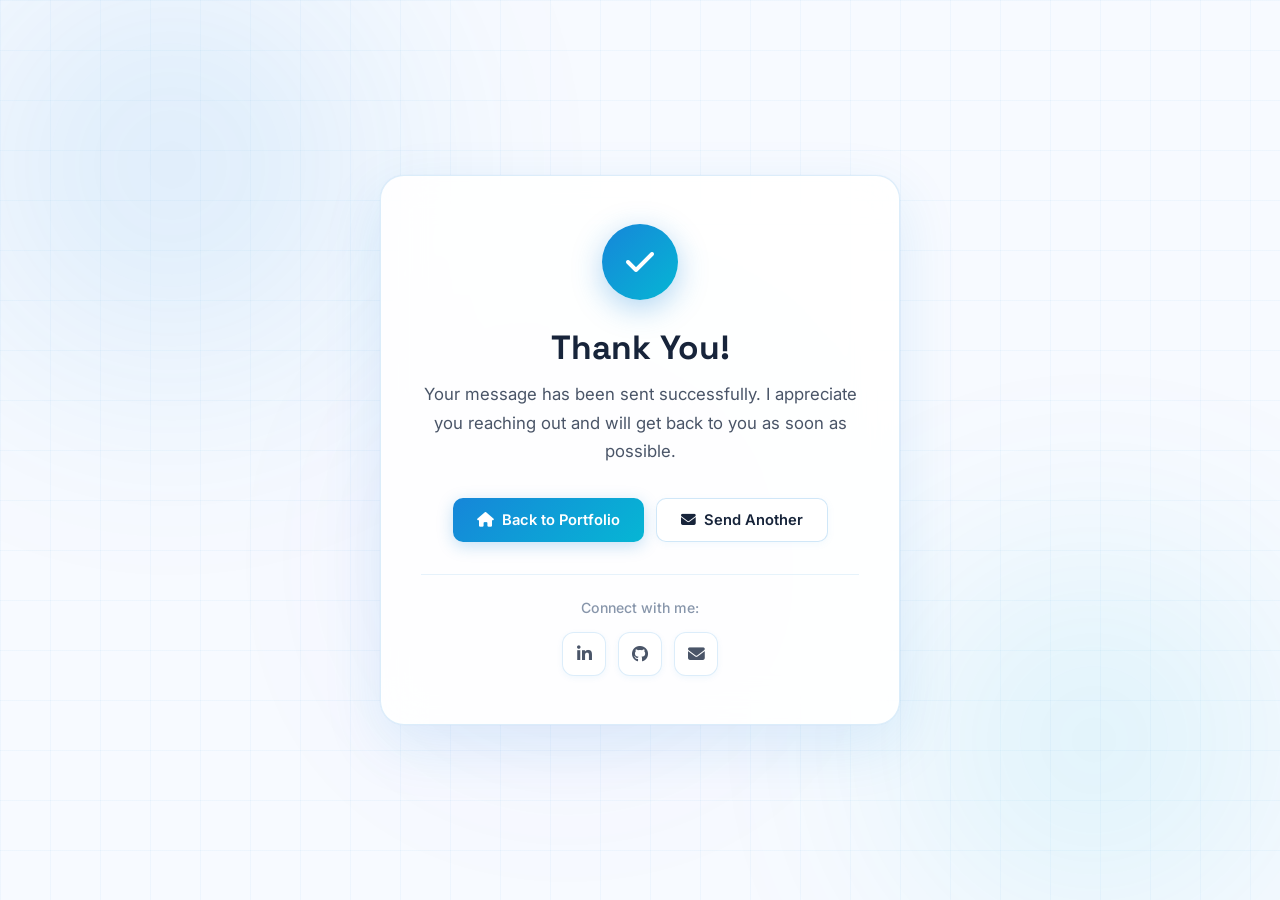
<file: thanks.html>
<!DOCTYPE html>
<html lang="en">

<head>
    <meta charset="UTF-8">
    <meta name="viewport" content="width=device-width, initial-scale=1.0">
    <title>Thank You — Sohit Sharma</title>
    <link rel="preconnect" href="https://fonts.googleapis.com">
    <link rel="preconnect" href="https://fonts.gstatic.com" crossorigin>
    <link
        href="https://fonts.googleapis.com/css2?family=Inter:wght@300;400;500;600;700&family=Space+Grotesk:wght@500;600;700&display=swap"
        rel="stylesheet">
    <link rel="stylesheet" href="https://cdnjs.cloudflare.com/ajax/libs/font-awesome/6.4.0/css/all.min.css">
    <style>
        *,
        *::before,
        *::after {
            margin: 0;
            padding: 0;
            box-sizing: border-box;
        }

        html {
            font-size: 16px;
        }

        body {
            font-family: 'Inter', system-ui, sans-serif;
            background: #F7FAFF;
            color: #17243A;
            min-height: 100vh;
            display: flex;
            align-items: center;
            justify-content: center;
            overflow: hidden;
            -webkit-font-smoothing: antialiased;
            position: relative;
        }

        /* Animated background mesh */
        .bg {
            position: fixed;
            inset: 0;
            z-index: 0;
            overflow: hidden;
            pointer-events: none;
        }

        .bg-mesh {
            position: absolute;
            border-radius: 50%;
            filter: blur(120px);
            opacity: 0.18;
        }

        .bg-mesh--1 {
            width: 600px;
            height: 600px;
            background: radial-gradient(circle, #1686D9, transparent 70%);
            top: -15%;
            left: -10%;
            animation: drift1 16s ease-in-out infinite;
        }

        .bg-mesh--2 {
            width: 500px;
            height: 500px;
            background: radial-gradient(circle, #06B6D4, transparent 70%);
            bottom: -10%;
            right: -5%;
            animation: drift2 18s ease-in-out infinite;
        }

        .bg-mesh--3 {
            width: 400px;
            height: 400px;
            background: radial-gradient(circle, #7657E8, transparent 70%);
            top: 40%;
            right: 40%;
            animation: drift3 14s ease-in-out infinite;
        }

        @keyframes drift1 {

            0%,
            100% {
                transform: translate(0, 0) scale(1);
            }

            50% {
                transform: translate(50px, -40px) scale(1.1);
            }
        }

        @keyframes drift2 {

            0%,
            100% {
                transform: translate(0, 0) scale(1);
            }

            50% {
                transform: translate(-40px, 30px) scale(1.15);
            }
        }

        @keyframes drift3 {

            0%,
            100% {
                transform: translate(0, 0) scale(1);
            }

            50% {
                transform: translate(30px, 40px) scale(1.08);
            }
        }

        /* Grid pattern */
        .bg-grid {
            position: absolute;
            inset: 0;
            background-image:
                linear-gradient(rgba(22, 134, 217, 0.04) 1px, transparent 1px),
                linear-gradient(90deg, rgba(22, 134, 217, 0.04) 1px, transparent 1px);
            background-size: 50px 50px;
        }

        /* Card */
        .card {
            position: relative;
            z-index: 1;
            max-width: 520px;
            width: 100%;
            margin: 24px;
            background: rgba(255, 255, 255, 0.9);
            backdrop-filter: blur(20px);
            -webkit-backdrop-filter: blur(20px);
            border: 1px solid rgba(22, 134, 217, 0.15);
            border-radius: 24px;
            padding: 48px 40px;
            text-align: center;
            box-shadow: 0 20px 60px rgba(22, 134, 217, 0.12), 0 0 1px rgba(22, 134, 217, 0.2);
            animation: slideUp .7s cubic-bezier(.4, 0, .2, 1) both;
        }

        @keyframes slideUp {
            from {
                opacity: 0;
                transform: translateY(30px);
            }

            to {
                opacity: 1;
                transform: translateY(0);
            }
        }

        /* Success icon */
        .icon {
            width: 76px;
            height: 76px;
            margin: 0 auto 28px;
            border-radius: 50%;
            background: linear-gradient(135deg, #1686D9, #06B6D4);
            display: flex;
            align-items: center;
            justify-content: center;
            box-shadow: 0 8px 30px rgba(22, 134, 217, 0.35);
            animation: pop .5s cubic-bezier(.4, 0, .2, 1) .2s both;
        }

        @keyframes pop {
            from {
                transform: scale(0);
            }

            to {
                transform: scale(1);
            }
        }

        .icon i {
            font-size: 2rem;
            color: #fff;
        }

        h1 {
            font-family: 'Space Grotesk', system-ui, sans-serif;
            font-size: 2.1rem;
            font-weight: 700;
            color: #17243A;
            margin-bottom: 12px;
            line-height: 1.2;
        }

        p.msg {
            color: #4A5568;
            font-size: 1.05rem;
            line-height: 1.7;
            margin-bottom: 32px;
        }

        /* Buttons */
        .actions {
            display: flex;
            gap: 12px;
            justify-content: center;
            flex-wrap: wrap;
            margin-bottom: 32px;
        }

        .btn {
            display: inline-flex;
            align-items: center;
            gap: 8px;
            padding: 12px 24px;
            border-radius: 10px;
            font-family: 'Inter', system-ui, sans-serif;
            font-size: .92rem;
            font-weight: 600;
            text-decoration: none;
            cursor: pointer;
            border: none;
            transition: all .3s cubic-bezier(.4, 0, .2, 1);
        }

        .btn-primary {
            background: linear-gradient(135deg, #1686D9, #06B6D4);
            color: #fff;
            box-shadow: 0 4px 16px rgba(22, 134, 217, 0.25);
        }

        .btn-primary:hover {
            transform: translateY(-2px);
            box-shadow: 0 6px 24px rgba(22, 134, 217, 0.35);
            color: #fff;
        }

        .btn-outline {
            background: #FFFFFF;
            color: #17243A;
            border: 1.5px solid rgba(22, 134, 217, 0.2);
            box-shadow: 0 2px 8px rgba(22, 134, 217, 0.05);
        }

        .btn-outline:hover {
            border-color: #1686D9;
            color: #1686D9;
            transform: translateY(-2px);
            box-shadow: 0 4px 14px rgba(22, 134, 217, 0.1);
        }

        /* Social */
        .divider {
            border-top: 1px solid rgba(22, 134, 217, 0.1);
            padding-top: 24px;
        }

        .divider p {
            color: #8896AB;
            font-size: .88rem;
            margin-bottom: 16px;
            font-weight: 500;
        }

        .social {
            display: flex;
            justify-content: center;
            gap: 12px;
        }

        .social a {
            width: 44px;
            height: 44px;
            border-radius: 12px;
            border: 1px solid rgba(22, 134, 217, 0.15);
            background: #FFFFFF;
            display: flex;
            align-items: center;
            justify-content: center;
            color: #4A5568;
            font-size: 1.05rem;
            text-decoration: none;
            transition: all .3s ease;
            box-shadow: 0 2px 6px rgba(22, 134, 217, 0.06);
        }

        .social a:hover {
            color: #1686D9;
            border-color: #1686D9;
            transform: translateY(-2px);
            box-shadow: 0 4px 12px rgba(22, 134, 217, 0.15);
        }

        @media(max-width: 480px) {
            .card {
                padding: 36px 24px;
                margin: 16px;
            }

            h1 {
                font-size: 1.7rem;
            }

            .actions {
                flex-direction: column;
            }

            .btn {
                width: 100%;
                justify-content: center;
            }
        }
    </style>
</head>

<body>
    <div class="bg" aria-hidden="true">
        <div class="bg-mesh bg-mesh--1"></div>
        <div class="bg-mesh bg-mesh--2"></div>
        <div class="bg-mesh bg-mesh--3"></div>
        <div class="bg-grid"></div>
    </div>

    <div class="card">
        <div class="icon"><i class="fas fa-check"></i></div>
        <h1>Thank You!</h1>
        <p class="msg">
            Your message has been sent successfully. I appreciate you reaching out and will get back to you as soon as
            possible.
        </p>
        <div class="actions">
            <a href="index.html" class="btn btn-primary"><i class="fas fa-home"></i> Back to Portfolio</a>
            <a href="index.html#contact" class="btn btn-outline"><i class="fas fa-envelope"></i> Send Another</a>
        </div>
        <div class="divider">
            <p>Connect with me:</p>
            <div class="social">
                <a href="https://www.linkedin.com/in/sohit-sharma-940084172/" target="_blank" rel="noopener noreferrer"
                    aria-label="LinkedIn">
                    <i class="fab fa-linkedin-in"></i>
                </a>
                <a href="https://github.com/sohit-sharma" target="_blank" rel="noopener noreferrer" aria-label="GitHub">
                    <i class="fab fa-github"></i>
                </a>
                <a href="mailto:sohitsharma922@gmail.com" aria-label="Email">
                    <i class="fas fa-envelope"></i>
                </a>
            </div>
        </div>
    </div>
</body>

</html>
</file>
<file: style.css>
/* ==========================================================
   Sohit Sharma — Portfolio  ·  style.css
   BRIGHT FUTURISTIC AI-INSPIRED TECHNOLOGY THEME
   ========================================================== */

/* =========================================================
   DESIGN TOKENS
   ========================================================= */
:root {
    /* Backgrounds */
    --bg-main:       #F7FAFF;
    --bg-alt:        #EEF4FC;
    --bg-card:       #FFFFFF;
    --bg-glass:      rgba(255, 255, 255, 0.72);

    /* Brand */
    --primary:       #1686D9;
    --primary-dark:  #1270B8;
    --secondary:     #06B6D4;
    --accent:        #7657E8;
    --accent-light:  #9B82F0;

    /* Gradients */
    --grad-blue:     linear-gradient(135deg, #1686D9, #06B6D4);
    --grad-violet:   linear-gradient(135deg, #1686D9, #7657E8);
    --grad-mesh:     linear-gradient(135deg, #1686D9 0%, #06B6D4 50%, #7657E8 100%);
    --grad-cta:      linear-gradient(135deg, #0F2A4A 0%, #1A1040 100%);

    /* Text */
    --text-1:        #17243A;
    --text-2:        #4A5568;
    --text-3:        #8896AB;

    /* Borders */
    --border:        rgba(22, 134, 217, 0.1);
    --border-hover:  rgba(22, 134, 217, 0.25);

    /* Shadows */
    --shadow-sm:     0 2px 8px rgba(22, 134, 217, 0.06);
    --shadow-md:     0 4px 24px rgba(22, 134, 217, 0.08);
    --shadow-lg:     0 8px 40px rgba(22, 134, 217, 0.1);
    --shadow-card:   0 4px 20px rgba(22, 134, 217, 0.07);
    --shadow-glow:   0 0 40px rgba(22, 134, 217, 0.12);

    /* Transitions */
    --ease:          cubic-bezier(.4, 0, .2, 1);
    --dur:           .3s;

    /* Typography */
    --font-heading:  'Space Grotesk', system-ui, sans-serif;
    --font-body:     'Inter', system-ui, sans-serif;

    /* Layout */
    --max-w:         1200px;
    --nav-h:         72px;
}

/* =========================================================
   RESET & BASE
   ========================================================= */
*, *::before, *::after { margin: 0; padding: 0; box-sizing: border-box; }

html {
    scroll-behavior: smooth;
    scroll-padding-top: var(--nav-h);
    font-size: 16px;
    -webkit-text-size-adjust: 100%;
}

body {
    font-family: var(--font-body);
    background: var(--bg-main);
    color: var(--text-1);
    line-height: 1.65;
    overflow-x: hidden;
    -webkit-font-smoothing: antialiased;
}

img { display: block; max-width: 100%; height: auto; }

a {
    color: var(--primary);
    text-decoration: none;
    transition: color var(--dur) var(--ease);
}
a:hover { color: var(--accent); }

::selection { background: rgba(22, 134, 217, 0.15); color: var(--text-1); }

/* =========================================================
   LAYOUT
   ========================================================= */
.container { max-width: var(--max-w); margin: 0 auto; padding: 0 24px; }

.section        { padding: 100px 0; position: relative; }
.section--alt   { background: var(--bg-alt); }

/* =========================================================
   SECTION HEADINGS
   ========================================================= */
.section-heading {
    text-align: center;
    margin-bottom: 60px;
    font-family: var(--font-heading);
    font-size: clamp(2rem, 4vw, 2.8rem);
    font-weight: 700;
    color: var(--text-1);
    line-height: 1.2;
}

.section-tag {
    display: block;
    font-family: var(--font-body);
    font-size: .82rem;
    font-weight: 600;
    letter-spacing: 2.5px;
    text-transform: uppercase;
    background: var(--grad-blue);
    -webkit-background-clip: text;
    -webkit-text-fill-color: transparent;
    background-clip: text;
    margin-bottom: 10px;
}

/* =========================================================
   CURSOR GLOW
   ========================================================= */
.cursor-glow {
    position: fixed;
    width: 500px; height: 500px;
    border-radius: 50%;
    background: radial-gradient(circle, rgba(22, 134, 217, 0.06), transparent 70%);
    pointer-events: none;
    z-index: 0;
    transform: translate(-50%, -50%);
    transition: opacity 0.4s;
    opacity: 0;
}
.cursor-glow.active { opacity: 1; }

/* =========================================================
   NAVIGATION
   ========================================================= */
.navbar {
    position: fixed;
    top: 0; left: 0; right: 0;
    height: var(--nav-h);
    z-index: 100;
    background: transparent;
    transition: background var(--dur) var(--ease), box-shadow var(--dur) var(--ease);
}

.navbar.scrolled {
    background: rgba(247, 250, 255, 0.85);
    backdrop-filter: blur(20px);
    -webkit-backdrop-filter: blur(20px);
    box-shadow: 0 1px 0 var(--border), var(--shadow-sm);
}

.nav-container {
    max-width: var(--max-w);
    margin: 0 auto;
    padding: 0 24px;
    display: flex;
    align-items: center;
    justify-content: space-between;
    height: 100%;
}

/* Logo */
.nav-logo {
    display: flex;
    align-items: center;
    gap: 10px;
    text-decoration: none;
    color: var(--text-1);
}

.logo-mark {
    display: flex;
    align-items: center;
    justify-content: center;
    width: 40px; height: 40px;
    border-radius: 12px;
    background: var(--grad-blue);
    font-family: var(--font-heading);
    font-weight: 700;
    font-size: .95rem;
    color: #fff;
    box-shadow: 0 2px 8px rgba(22, 134, 217, 0.3);
}

.logo-name {
    font-family: var(--font-heading);
    font-weight: 600;
    font-size: 1.1rem;
    color: var(--text-1);
}

/* Nav links */
.nav-menu {
    display: flex;
    list-style: none;
    gap: 2px;
}

.nav-link {
    display: block;
    padding: 8px 14px;
    border-radius: 8px;
    font-size: .875rem;
    font-weight: 500;
    color: var(--text-2);
    text-decoration: none;
    transition: color var(--dur) var(--ease), background var(--dur) var(--ease);
}

.nav-link:hover,
.nav-link.active {
    color: var(--primary);
    background: rgba(22, 134, 217, 0.06);
}

/* CV Button in nav */
.nav-cv-btn {
    display: inline-flex;
    align-items: center;
    gap: 6px;
    padding: 8px 20px;
    border-radius: 8px;
    background: var(--grad-blue);
    color: #fff;
    font-size: .82rem;
    font-weight: 600;
    text-decoration: none;
    transition: all var(--dur) var(--ease);
    box-shadow: 0 2px 10px rgba(22, 134, 217, 0.25);
}

.nav-cv-btn:hover {
    transform: translateY(-1px);
    box-shadow: 0 4px 16px rgba(22, 134, 217, 0.35);
    color: #fff;
}

.nav-cv-btn i { font-size: .72rem; }

/* Mobile toggle */
.nav-toggle {
    display: none;
    flex-direction: column;
    gap: 5px;
    background: none;
    border: none;
    cursor: pointer;
    padding: 6px;
}

.bar {
    width: 22px;
    height: 2px;
    background: var(--text-1);
    border-radius: 2px;
    transition: transform var(--dur) var(--ease), opacity var(--dur) var(--ease);
}

.nav-toggle.active .bar:nth-child(1) { transform: translateY(7px) rotate(45deg); }
.nav-toggle.active .bar:nth-child(2) { opacity: 0; }
.nav-toggle.active .bar:nth-child(3) { transform: translateY(-7px) rotate(-45deg); }

/* =========================================================
   HERO
   ========================================================= */
.hero {
    position: relative;
    min-height: 100vh;
    display: flex;
    align-items: center;
    overflow: hidden;
    background: var(--bg-main);
}

/* Animated mesh gradient background */
.hero-bg {
    position: absolute;
    inset: 0;
    z-index: 0;
    overflow: hidden;
}

/* Interactive Canvas for dynamic particles */
.hero-particles-canvas {
    position: absolute;
    inset: 0;
    width: 100%;
    height: 100%;
    pointer-events: none;
    z-index: 1;
}

.hero-mesh {
    position: absolute;
    border-radius: 50%;
    filter: blur(120px);
    will-change: transform;
    pointer-events: none;
}

.hero-mesh--1 {
    width: 750px; height: 750px;
    background: radial-gradient(circle, rgba(22, 134, 217, 0.22), transparent 70%);
    top: -18%; left: -12%;
    animation: meshDrift1 16s ease-in-out infinite;
}
.hero-mesh--2 {
    width: 650px; height: 650px;
    background: radial-gradient(circle, rgba(6, 182, 212, 0.2), transparent 70%);
    bottom: -15%; right: -8%;
    animation: meshDrift2 20s ease-in-out infinite;
}
.hero-mesh--3 {
    width: 500px; height: 500px;
    background: radial-gradient(circle, rgba(118, 87, 232, 0.18), transparent 70%);
    top: 25%; left: 45%;
    animation: meshDrift3 14s ease-in-out infinite;
}

@keyframes meshDrift1 {
    0%, 100% { transform: translate(0, 0) scale(1); }
    50%      { transform: translate(80px, -50px) scale(1.1); }
}
@keyframes meshDrift2 {
    0%, 100% { transform: translate(0, 0) scale(1); }
    50%      { transform: translate(-60px, 40px) scale(1.15); }
}
@keyframes meshDrift3 {
    0%, 100% { transform: translate(0, 0) scale(1); }
    50%      { transform: translate(-40px, -60px) scale(1.08); }
}

/* Grid pattern */
.hero-grid-pattern {
    position: absolute;
    inset: 0;
    background-image:
        linear-gradient(rgba(22, 134, 217, 0.06) 1px, transparent 1px),
        linear-gradient(90deg, rgba(22, 134, 217, 0.06) 1px, transparent 1px);
    background-size: 55px 55px;
    mask-image: radial-gradient(ellipse 75% 65% at 50% 50%, black 25%, transparent 100%);
    -webkit-mask-image: radial-gradient(ellipse 75% 65% at 50% 50%, black 25%, transparent 100%);
    pointer-events: none;
    z-index: 1;
}

/* Hero inner layout */
.hero-inner {
    position: relative;
    z-index: 2;
    display: grid;
    grid-template-columns: 1fr 1fr;
    gap: 50px;
    align-items: center;
    max-width: var(--max-w);
    margin: 0 auto;
    padding: calc(var(--nav-h) + 40px) 24px 40px;
    min-height: 100vh;
}

/* Hero text side */
.hero-text {
    max-width: 580px;
}

.hero-greeting {
    font-size: .9rem;
    font-weight: 600;
    color: var(--primary);
    letter-spacing: 1.5px;
    text-transform: uppercase;
    margin-bottom: 8px;
}

.hero-name {
    font-family: var(--font-heading);
    font-size: clamp(2.8rem, 5.5vw, 4.2rem);
    font-weight: 700;
    line-height: 1.08;
    color: var(--text-1);
    margin-bottom: 10px;
}

.hero-title {
    font-family: var(--font-heading);
    font-size: clamp(1.2rem, 2.5vw, 1.65rem);
    font-weight: 600;
    background: var(--grad-violet);
    -webkit-background-clip: text;
    -webkit-text-fill-color: transparent;
    background-clip: text;
    margin-bottom: 20px;
}

.hero-desc {
    font-size: 1.1rem;
    color: var(--text-2);
    line-height: 1.75;
    margin-bottom: 24px;
    max-width: 480px;
}

/* Availability indicator */
.hero-availability {
    display: inline-flex;
    align-items: center;
    gap: 10px;
    padding: 8px 20px;
    border-radius: 100px;
    background: rgba(16, 185, 129, 0.08);
    border: 1px solid rgba(16, 185, 129, 0.2);
    color: #059669;
    font-size: .82rem;
    font-weight: 600;
    margin-bottom: 20px;
}

.avail-dot {
    width: 8px; height: 8px;
    border-radius: 50%;
    background: #10B981;
    animation: pulse 2s ease-in-out infinite;
}

@keyframes pulse {
    0%, 100% { box-shadow: 0 0 0 0 rgba(16, 185, 129, 0.4); }
    50%      { box-shadow: 0 0 0 6px rgba(16, 185, 129, 0); }
}

/* Stat badges */
.hero-stats {
    display: flex;
    gap: 10px;
    flex-wrap: wrap;
    margin-bottom: 28px;
}

.stat-badge {
    display: inline-flex;
    align-items: center;
    gap: 8px;
    padding: 8px 18px;
    border-radius: 10px;
    background: var(--bg-card);
    border: 1px solid var(--border);
    font-size: .82rem;
    font-weight: 600;
    color: var(--text-1);
    box-shadow: var(--shadow-sm);
}

.stat-badge i { color: var(--primary); font-size: .75rem; }

/* Hero buttons */
.hero-actions {
    display: flex;
    gap: 14px;
    flex-wrap: wrap;
    margin-bottom: 28px;
}

/* Hero social */
.hero-social {
    display: flex;
    gap: 10px;
}

.social-pill {
    display: flex;
    align-items: center;
    justify-content: center;
    width: 44px; height: 44px;
    border-radius: 12px;
    border: 1px solid var(--border);
    background: var(--bg-card);
    color: var(--text-2);
    font-size: 1.05rem;
    transition: all var(--dur) var(--ease);
    box-shadow: var(--shadow-sm);
}

.social-pill:hover {
    color: var(--primary);
    border-color: var(--border-hover);
    transform: translateY(-3px);
    box-shadow: var(--shadow-md);
}

/* =========================================================
   HERO VISUAL (Right side animated composition)
   ========================================================= */
.hero-visual {
    position: relative;
    width: 100%;
    aspect-ratio: 1;
    max-width: 540px;
    margin: 0 auto;
}

/* Gradient glow behind */
.visual-glow {
    position: absolute;
    top: 50%; left: 50%;
    width: 80%; height: 80%;
    transform: translate(-50%, -50%);
    background: radial-gradient(circle, rgba(22, 134, 217, 0.2) 0%, rgba(6, 182, 212, 0.12) 40%, rgba(118, 87, 232, 0.08) 65%, transparent 80%);
    border-radius: 50%;
    animation: glowPulse 4s ease-in-out infinite;
    pointer-events: none;
}

@keyframes glowPulse {
    0%, 100% { opacity: 0.7; transform: translate(-50%, -50%) scale(1); }
    50%      { opacity: 1;   transform: translate(-50%, -50%) scale(1.1); }
}

/* Orbital rings */
.orbit {
    position: absolute;
    top: 50%; left: 50%;
    border: 1px solid rgba(22, 134, 217, 0.14);
    border-radius: 50%;
    transform: translate(-50%, -50%);
    pointer-events: none;
}

.orbit--lg {
    width: 92%; height: 92%;
    animation: orbitSpin 32s linear infinite;
    border-style: dashed;
    border-color: rgba(22, 134, 217, 0.1);
}
.orbit--md {
    width: 74%; height: 74%;
    animation: orbitSpin 24s linear infinite reverse;
}
.orbit--sm {
    width: 54%; height: 54%;
    animation: orbitSpin 18s linear infinite;
    border-color: rgba(118, 87, 232, 0.12);
}

@keyframes orbitSpin {
    from { transform: translate(-50%, -50%) rotate(0deg); }
    to   { transform: translate(-50%, -50%) rotate(360deg); }
}

/* =========================================================
   REALISTIC SMARTPHONE MOCKUP
   ========================================================= */
.phone {
    position: absolute;
    top: 50%; left: 50%;
    transform: translate(-50%, -50%);
    width: 260px;
    height: 520px;
    background: #0B132B;
    border-radius: 40px;
    padding: 9px;
    box-shadow:
        0 25px 60px rgba(11, 19, 43, 0.28),
        0 0 0 1px rgba(255, 255, 255, 0.15) inset,
        0 0 50px rgba(22, 134, 217, 0.22);
    z-index: 2;
    transition: transform 0.2s cubic-bezier(0.2, 0, 0.2, 1);
    transform-style: preserve-3d;
}

/* Hardware buttons on chassis edge */
.phone-hardware {
    position: absolute;
    inset: 0;
    pointer-events: none;
}

.phone-btn-vol-up,
.phone-btn-vol-down,
.phone-btn-power {
    position: absolute;
    background: #1C274C;
    border-radius: 2px;
}

.phone-btn-vol-up {
    left: -3px; top: 110px;
    width: 3px; height: 32px;
}
.phone-btn-vol-down {
    left: -3px; top: 152px;
    width: 3px; height: 32px;
}
.phone-btn-power {
    right: -3px; top: 125px;
    width: 3px; height: 48px;
}

/* Dynamic island */
.phone-island {
    position: absolute;
    top: 15px; left: 50%;
    transform: translateX(-50%);
    width: 78px; height: 20px;
    background: #000;
    border-radius: 20px;
    z-index: 10;
    display: flex;
    align-items: center;
    justify-content: space-between;
    padding: 0 8px;
    box-shadow: 0 2px 6px rgba(0, 0, 0, 0.4);
}

.island-camera {
    width: 8px; height: 8px;
    border-radius: 50%;
    background: #0E1526;
    border: 1px solid rgba(255, 255, 255, 0.15);
}

.island-dot {
    width: 6px; height: 6px;
    border-radius: 50%;
    background: #06B6D4;
    box-shadow: 0 0 6px #06B6D4;
    animation: islandPulse 2s infinite ease-in-out;
}

@keyframes islandPulse {
    0%, 100% { opacity: 0.4; }
    50%      { opacity: 1; }
}

/* Phone screen content */
.phone-screen {
    width: 100%; height: 100%;
    background: #F8FAFC;
    border-radius: 32px;
    overflow: hidden;
    padding: 38px 14px 10px;
    display: flex;
    flex-direction: column;
    gap: 10px;
    font-family: var(--font-body);
    user-select: none;
}

/* App Status Bar */
.app-status-bar {
    display: flex;
    align-items: center;
    justify-content: space-between;
    font-size: .72rem;
    font-weight: 700;
    color: #0F172A;
    padding: 0 4px;
}

.status-icons {
    display: flex;
    align-items: center;
    gap: 5px;
    font-size: .65rem;
    color: #334155;
}

/* App Top Header */
.app-header {
    display: flex;
    align-items: center;
    justify-content: space-between;
    padding: 2px 0 4px;
}

.app-user {
    display: flex;
    align-items: center;
    gap: 8px;
}

.app-avatar {
    position: relative;
    width: 32px; height: 32px;
    border-radius: 10px;
    overflow: visible;
}

.app-avatar img {
    width: 100%; height: 100%;
    object-fit: cover;
    border-radius: 10px;
    border: 1.5px solid var(--primary);
}

.avatar-status {
    position: absolute;
    bottom: -1px; right: -1px;
    width: 8px; height: 8px;
    border-radius: 50%;
    background: #10B981;
    border: 1.5px solid #fff;
}

.app-user-info {
    display: flex;
    flex-direction: column;
}

.app-user-greeting {
    font-size: .65rem;
    color: var(--text-3);
    line-height: 1.1;
}

.app-user-name {
    font-size: .78rem;
    font-weight: 700;
    color: var(--text-1);
    line-height: 1.2;
}

.app-bell-btn {
    position: relative;
    width: 28px; height: 28px;
    border-radius: 8px;
    background: #FFFFFF;
    border: 1px solid var(--border);
    display: flex;
    align-items: center;
    justify-content: center;
    color: var(--text-2);
    font-size: .75rem;
    box-shadow: 0 2px 6px rgba(0,0,0,0.03);
}

.bell-badge {
    position: absolute;
    top: 5px; right: 5px;
    width: 5px; height: 5px;
    border-radius: 50%;
    background: #EF4444;
}

/* Main AI / Mobile Core Card */
.app-hero-card {
    position: relative;
    background: linear-gradient(135deg, #0F2038 0%, #173865 50%, #1F174B 100%);
    border-radius: 16px;
    padding: 12px 14px;
    color: #fff;
    overflow: hidden;
    box-shadow: 0 8px 20px rgba(15, 32, 56, 0.25);
}

.hero-card-glow {
    position: absolute;
    top: -20px; right: -20px;
    width: 70px; height: 70px;
    background: radial-gradient(circle, rgba(6, 182, 212, 0.4), transparent 70%);
    border-radius: 50%;
    pointer-events: none;
}

.hero-card-top {
    display: flex;
    align-items: center;
    justify-content: space-between;
    margin-bottom: 4px;
}

.app-tag-pill {
    display: inline-flex;
    align-items: center;
    gap: 4px;
    font-size: .62rem;
    font-weight: 700;
    text-transform: uppercase;
    letter-spacing: .4px;
    color: #06B6D4;
    background: rgba(6, 182, 212, 0.15);
    padding: 2px 8px;
    border-radius: 100px;
}

.app-tag-pill i { font-size: .55rem; }

.live-pulse-badge {
    display: inline-flex;
    align-items: center;
    gap: 5px;
    font-size: .62rem;
    font-weight: 600;
    color: #34D399;
}

.live-pulse-badge .dot {
    width: 5px; height: 5px;
    border-radius: 50%;
    background: #10B981;
    box-shadow: 0 0 6px #10B981;
    animation: livePulse 1.6s ease-in-out infinite;
}

@keyframes livePulse {
    0%, 100% { opacity: 0.5; }
    50%      { opacity: 1; }
}

.hero-card-title {
    font-family: var(--font-heading);
    font-size: .95rem;
    font-weight: 700;
    color: #FFFFFF;
    line-height: 1.2;
    margin-bottom: 1px;
}

.hero-card-subtitle {
    font-size: .64rem;
    color: rgba(255, 255, 255, 0.65);
    margin-bottom: 8px;
}

/* Soundwave spectrum bars */
.app-soundwave {
    display: flex;
    align-items: center;
    gap: 3px;
    height: 18px;
    margin-bottom: 10px;
    padding: 0 2px;
}

.wave-bar {
    flex: 1;
    background: linear-gradient(180deg, #06B6D4, #7657E8);
    border-radius: 2px;
    height: 4px;
    animation: soundwaveBounce 1.2s ease-in-out infinite alternate;
}

.wave-bar:nth-child(1) { animation-delay: 0.1s; }
.wave-bar:nth-child(2) { animation-delay: 0.4s; }
.wave-bar:nth-child(3) { animation-delay: 0.2s; }
.wave-bar:nth-child(4) { animation-delay: 0.6s; }
.wave-bar:nth-child(5) { animation-delay: 0.3s; }
.wave-bar:nth-child(6) { animation-delay: 0.7s; }
.wave-bar:nth-child(7) { animation-delay: 0.25s; }
.wave-bar:nth-child(8) { animation-delay: 0.5s; }

@keyframes soundwaveBounce {
    0%   { height: 3px; opacity: 0.4; }
    100% { height: 18px; opacity: 1; }
}

.hero-card-footer {
    display: flex;
    align-items: center;
    justify-content: space-between;
    padding-top: 8px;
    border-top: 1px solid rgba(255, 255, 255, 0.1);
}

.metric-item {
    display: flex;
    flex-direction: column;
    align-items: center;
}

.metric-val {
    font-size: .75rem;
    font-weight: 700;
    color: #FFFFFF;
    line-height: 1;
}

.metric-lbl {
    font-size: .56rem;
    color: rgba(255, 255, 255, 0.55);
    text-transform: uppercase;
    letter-spacing: .4px;
    margin-top: 2px;
}

.metric-div {
    width: 1px; height: 18px;
    background: rgba(255, 255, 255, 0.12);
}

/* Real Products Mini Widgets */
.app-modules-grid {
    display: grid;
    grid-template-columns: 1fr 1fr;
    gap: 8px;
}

.app-mini-card {
    background: #FFFFFF;
    border: 1px solid var(--border);
    border-radius: 12px;
    padding: 8px 10px;
    display: flex;
    align-items: center;
    gap: 8px;
    box-shadow: 0 2px 8px rgba(0, 0, 0, 0.03);
}

.mini-card-icon {
    width: 26px; height: 26px;
    border-radius: 7px;
    display: flex;
    align-items: center;
    justify-content: center;
    font-size: .72rem;
    color: #fff;
    flex-shrink: 0;
}

.mini-card-icon--blue { background: var(--grad-blue); }
.mini-card-icon--cyan { background: linear-gradient(135deg, #7657E8, #06B6D4); }

.mini-card-content {
    display: flex;
    flex-direction: column;
    flex: 1;
    min-width: 0;
}

.mini-card-title {
    font-size: .68rem;
    font-weight: 700;
    color: var(--text-1);
    white-space: nowrap;
    overflow: hidden;
    text-overflow: ellipsis;
    line-height: 1.2;
}

.mini-card-sub {
    font-size: .56rem;
    color: var(--text-3);
    white-space: nowrap;
}

/* Mini toggle switch */
.mini-toggle {
    width: 24px; height: 14px;
    background: #E2E8F0;
    border-radius: 10px;
    padding: 2px;
    display: flex;
    align-items: center;
    transition: background .2s;
    flex-shrink: 0;
}

.mini-toggle.active {
    background: #10B981;
}

.toggle-knob {
    width: 10px; height: 10px;
    border-radius: 50%;
    background: #fff;
    box-shadow: 0 1px 3px rgba(0,0,0,0.2);
    transform: translateX(10px);
}

.mini-audio-dot {
    position: relative;
    width: 14px; height: 14px;
    display: flex;
    align-items: center;
    justify-content: center;
    flex-shrink: 0;
}

.audio-ring {
    width: 8px; height: 8px;
    border-radius: 50%;
    background: var(--accent);
    box-shadow: 0 0 6px var(--accent);
    animation: ringPing 1.8s ease-out infinite;
}

@keyframes ringPing {
    0%   { transform: scale(0.8); opacity: 1; }
    100% { transform: scale(1.8); opacity: 0; }
}

/* Activity Deployment Snippet */
.app-activity-card {
    background: #FFFFFF;
    border: 1px solid var(--border);
    border-radius: 12px;
    padding: 9px 10px;
    display: flex;
    flex-direction: column;
    gap: 6px;
    box-shadow: 0 2px 8px rgba(0, 0, 0, 0.03);
}

.activity-header {
    display: flex;
    align-items: center;
    justify-content: space-between;
}

.activity-label {
    font-size: .62rem;
    font-weight: 700;
    text-transform: uppercase;
    letter-spacing: .4px;
    color: var(--text-3);
}

.activity-status {
    font-size: .62rem;
    font-weight: 600;
    color: #10B981;
    display: flex;
    align-items: center;
    gap: 3px;
}

.activity-item {
    display: flex;
    align-items: center;
    gap: 8px;
}

.activity-icon {
    width: 24px; height: 24px;
    border-radius: 6px;
    background: rgba(22, 134, 217, 0.08);
    display: flex;
    align-items: center;
    justify-content: center;
    color: var(--primary);
    font-size: .75rem;
    flex-shrink: 0;
}

.activity-details {
    display: flex;
    flex-direction: column;
    flex: 1;
    min-width: 0;
}

.activity-title {
    font-size: .68rem;
    font-weight: 700;
    color: var(--text-1);
    white-space: nowrap;
    overflow: hidden;
    text-overflow: ellipsis;
    line-height: 1.2;
}

.activity-meta {
    font-size: .56rem;
    color: var(--text-3);
}

.activity-badge {
    padding: 2px 6px;
    border-radius: 4px;
    background: rgba(16, 185, 129, 0.1);
    color: #059669;
    font-size: .56rem;
    font-weight: 700;
}

/* App Bottom Navigation Bar */
.app-nav-bar {
    margin-top: auto;
    display: flex;
    align-items: center;
    justify-content: space-around;
    padding-top: 6px;
    border-top: 1px solid #E2E8F0;
}

.app-nav-item {
    display: flex;
    flex-direction: column;
    align-items: center;
    gap: 2px;
    color: #94A3B8;
    font-size: .58rem;
    cursor: default;
}

.app-nav-item i { font-size: .76rem; }

.app-nav-item.active {
    color: var(--primary);
    font-weight: 700;
}

/* Floating tech cards */
.float-card {
    position: absolute;
    display: flex;
    align-items: center;
    gap: 8px;
    padding: 10px 16px;
    background: rgba(255, 255, 255, 0.9);
    backdrop-filter: blur(16px);
    -webkit-backdrop-filter: blur(16px);
    border: 1px solid rgba(22, 134, 217, 0.12);
    border-radius: 12px;
    font-size: .78rem;
    font-weight: 600;
    color: var(--text-1);
    box-shadow: 0 8px 32px rgba(22, 134, 217, 0.1);
    z-index: 3;
    white-space: nowrap;
}

.float-card i,
.float-card svg { flex-shrink: 0; }
.float-card i { font-size: 1rem; }

.float-card--flutter {
    top: 12%; right: 5%;
    animation: float1 6s ease-in-out infinite;
    color: #027DFD;
}
.float-card--android {
    top: 55%; left: 2%;
    animation: float2 7s ease-in-out infinite;
}
.float-card--android i { color: #3DDC84; }

.float-card--ios {
    bottom: 15%; right: 8%;
    animation: float3 5.5s ease-in-out infinite;
}
.float-card--ios i { color: #0F172A; font-size: 1.15rem; }

.float-card--ai {
    top: 25%; left: 5%;
    animation: float4 6.5s ease-in-out infinite;
}
.float-card--ai i { color: var(--accent); }

@keyframes float1 { 0%,100% { transform: translateY(0); }    50% { transform: translateY(-12px); } }
@keyframes float2 { 0%,100% { transform: translateY(0); }    50% { transform: translateY(-15px); } }
@keyframes float3 { 0%,100% { transform: translateY(0); }    50% { transform: translateY(-10px); } }
@keyframes float4 { 0%,100% { transform: translateY(0); }    50% { transform: translateY(-14px); } }

/* Particles */
.particle {
    position: absolute;
    width: 5px; height: 5px;
    border-radius: 50%;
    background: var(--primary);
    opacity: 0.25;
    z-index: 1;
}

.particle--1 { top: 8%;  left: 20%;  animation: particleDrift 8s ease-in-out infinite; }
.particle--2 { top: 18%; right: 15%; animation: particleDrift 10s ease-in-out infinite 1s; width: 4px; height: 4px; background: var(--secondary); }
.particle--3 { top: 40%; left: 8%;   animation: particleDrift 7s ease-in-out infinite 2s; }
.particle--4 { top: 65%; right: 25%; animation: particleDrift 9s ease-in-out infinite 0.5s; width: 6px; height: 6px; background: var(--accent); opacity: 0.2; }
.particle--5 { bottom: 20%; left: 15%; animation: particleDrift 11s ease-in-out infinite 1.5s; width: 3px; height: 3px; }
.particle--6 { bottom: 10%; right: 10%; animation: particleDrift 8s ease-in-out infinite 3s; background: var(--accent); opacity: 0.15; }
.particle--7 { top: 75%; left: 30%; animation: particleDrift 9s ease-in-out infinite 2.5s; width: 4px; height: 4px; background: var(--secondary); }
.particle--8 { top: 30%; right: 30%; animation: particleDrift 7s ease-in-out infinite 1s; width: 3px; height: 3px; }

@keyframes particleDrift {
    0%, 100% { transform: translate(0, 0); opacity: 0.25; }
    25%      { transform: translate(10px, -15px); opacity: 0.4; }
    50%      { transform: translate(-5px, -25px); opacity: 0.15; }
    75%      { transform: translate(15px, -10px); opacity: 0.35; }
}

/* Connecting lines */
.connect-lines {
    position: absolute;
    inset: 0;
    width: 100%; height: 100%;
    z-index: 1;
    pointer-events: none;
}

/* Scroll hint */
.scroll-hint {
    position: absolute;
    bottom: 32px;
    left: 50%;
    transform: translateX(-50%);
    z-index: 2;
}

.scroll-mouse {
    width: 24px; height: 38px;
    border: 2px solid var(--text-3);
    border-radius: 12px;
    display: flex;
    justify-content: center;
    padding-top: 6px;
    opacity: 0.5;
}

.scroll-wheel {
    width: 3px; height: 8px;
    background: var(--primary);
    border-radius: 3px;
    animation: scrollWheel 1.8s ease-in-out infinite;
}

@keyframes scrollWheel {
    0%   { opacity: 1; transform: translateY(0); }
    100% { opacity: 0; transform: translateY(10px); }
}

/* Hero entry animations */
.anim-slide {
    opacity: 0;
    transform: translateY(28px);
    animation: slideUp .7s var(--ease) forwards;
    animation-delay: calc(var(--i, 0) * .1s + .3s);
}

@keyframes slideUp {
    to { opacity: 1; transform: translateY(0); }
}

/* =========================================================
   BUTTONS
   ========================================================= */
.btn {
    display: inline-flex;
    align-items: center;
    gap: 8px;
    padding: 13px 28px;
    border: none;
    border-radius: 10px;
    font-family: var(--font-body);
    font-size: .925rem;
    font-weight: 600;
    cursor: pointer;
    transition: all var(--dur) var(--ease);
    text-decoration: none;
}

.btn-primary {
    background: var(--grad-blue);
    color: #fff;
    box-shadow: 0 4px 16px rgba(22, 134, 217, 0.25);
}

.btn-primary:hover {
    transform: translateY(-2px);
    box-shadow: 0 6px 24px rgba(22, 134, 217, 0.35);
    color: #fff;
}

.btn-outline-light {
    background: var(--bg-card);
    color: var(--text-1);
    border: 1.5px solid var(--border-hover);
    box-shadow: var(--shadow-sm);
}

.btn-outline-light:hover {
    border-color: var(--primary);
    color: var(--primary);
    transform: translateY(-2px);
    box-shadow: var(--shadow-md);
}

.btn--full { width: 100%; justify-content: center; }

/* =========================================================
   ABOUT SECTION
   ========================================================= */
.about-grid {
    display: grid;
    grid-template-columns: 1fr 320px;
    gap: 60px;
    align-items: center;
}

.about-text p {
    color: var(--text-2);
    font-size: 1.05rem;
    margin-bottom: 1.2rem;
    line-height: 1.8;
}

.about-text strong { color: var(--text-1); }

.about-domains {
    display: flex;
    flex-wrap: wrap;
    gap: 8px;
    margin-top: 20px;
}

.domain-tag {
    display: inline-block;
    padding: 6px 16px;
    border-radius: 100px;
    font-size: .8rem;
    font-weight: 600;
    background: rgba(22, 134, 217, 0.06);
    color: var(--primary);
    border: 1px solid rgba(22, 134, 217, 0.12);
}

.about-image { display: flex; justify-content: center; }

.profile-frame {
    position: relative;
    width: 280px; height: 280px;
    border-radius: 24px;
    overflow: hidden;
    box-shadow: var(--shadow-lg);
    transition: transform var(--dur) var(--ease);
}

.profile-frame::before {
    content: '';
    position: absolute;
    inset: -3px;
    border-radius: 26px;
    background: var(--grad-mesh);
    z-index: -1;
}

.profile-frame img {
    width: 100%; height: 100%;
    object-fit: cover;
    border-radius: 24px;
}

.profile-frame:hover { transform: scale(1.03); }

/* =========================================================
   EXPERTISE (SKILLS) GRID
   ========================================================= */
.expertise-grid {
    display: grid;
    grid-template-columns: repeat(3, 1fr);
    gap: 20px;
}

.expertise-card {
    background: var(--bg-card);
    border: 1px solid var(--border);
    border-radius: 16px;
    padding: 28px 24px;
    transition: all var(--dur) var(--ease);
    position: relative;
    overflow: hidden;
}

.expertise-card::before {
    content: '';
    position: absolute;
    top: 0; left: 0; right: 0;
    height: 3px;
    background: var(--grad-blue);
    opacity: 0;
    transition: opacity var(--dur) var(--ease);
}

.expertise-card:hover {
    border-color: var(--border-hover);
    box-shadow: var(--shadow-card);
    transform: translateY(-4px);
}

.expertise-card:hover::before { opacity: 1; }

.expertise-icon {
    width: 44px; height: 44px;
    border-radius: 12px;
    background: rgba(22, 134, 217, 0.08);
    display: flex;
    align-items: center;
    justify-content: center;
    color: var(--primary);
    font-size: 1.1rem;
    margin-bottom: 16px;
}

.expertise-title {
    font-family: var(--font-heading);
    font-size: 1.05rem;
    font-weight: 600;
    margin-bottom: 14px;
    color: var(--text-1);
}

.tech-tags {
    display: flex;
    flex-wrap: wrap;
    gap: 6px;
}

.tech-tag {
    display: inline-block;
    padding: 5px 12px;
    border-radius: 100px;
    font-size: .78rem;
    font-weight: 500;
    background: rgba(22, 134, 217, 0.06);
    color: var(--primary);
    border: 1px solid rgba(22, 134, 217, 0.1);
    transition: all var(--dur) var(--ease);
}

.tech-tag:hover {
    background: rgba(22, 134, 217, 0.12);
    border-color: rgba(22, 134, 217, 0.2);
}

.tech-tag--sm {
    padding: 3px 10px;
    font-size: .74rem;
}

/* =========================================================
   TIMELINE (Experience)
   ========================================================= */
.timeline {
    position: relative;
    max-width: 800px;
    margin: 0 auto;
    padding-left: 44px;
}

.timeline::before {
    content: '';
    position: absolute;
    left: 16px;
    top: 8px;
    bottom: 8px;
    width: 2px;
    background: linear-gradient(180deg, var(--primary), rgba(118, 87, 232, 0.2));
    border-radius: 2px;
}

.timeline-item {
    position: relative;
    margin-bottom: 40px;
}

.timeline-item:last-child { margin-bottom: 0; }

.timeline-marker {
    position: absolute;
    left: -44px;
    top: 6px;
}

.timeline-dot {
    width: 14px; height: 14px;
    border-radius: 50%;
    background: var(--primary);
    border: 3px solid var(--bg-main);
    box-shadow: 0 0 0 3px rgba(22, 134, 217, 0.2);
    position: relative;
}

.timeline-pulse {
    position: absolute;
    inset: -4px;
    border-radius: 50%;
    border: 2px solid var(--primary);
    animation: timelinePulse 2s ease-in-out infinite;
}

@keyframes timelinePulse {
    0%, 100% { transform: scale(1);   opacity: 0.6; }
    50%      { transform: scale(1.6); opacity: 0; }
}

.timeline-card {
    background: var(--bg-card);
    border: 1px solid var(--border);
    border-radius: 16px;
    padding: 28px;
    box-shadow: var(--shadow-sm);
    transition: all var(--dur) var(--ease);
}

.timeline-card:hover {
    border-color: var(--border-hover);
    box-shadow: var(--shadow-card);
    transform: translateX(4px);
}

.timeline-header {
    display: flex;
    align-items: center;
    gap: 12px;
    flex-wrap: wrap;
    margin-bottom: 10px;
}

.timeline-date {
    font-size: .84rem;
    font-weight: 600;
    color: var(--primary);
    display: flex;
    align-items: center;
    gap: 6px;
}

.timeline-date i { font-size: .72rem; }

.timeline-badge {
    padding: 3px 12px;
    border-radius: 100px;
    font-size: .7rem;
    font-weight: 700;
    background: rgba(16, 185, 129, 0.08);
    color: #059669;
    border: 1px solid rgba(16, 185, 129, 0.2);
    text-transform: uppercase;
    letter-spacing: .5px;
}

.timeline-role {
    font-family: var(--font-heading);
    font-size: 1.2rem;
    font-weight: 600;
    color: var(--text-1);
    margin-bottom: 4px;
}

.timeline-company {
    font-size: .92rem;
    color: var(--text-3);
    font-weight: 400;
    margin-bottom: 16px;
    display: flex;
    align-items: center;
    gap: 6px;
}

.timeline-company i { font-size: .72rem; color: var(--text-3); }

.timeline-points {
    list-style: none;
    margin-bottom: 16px;
}

.timeline-points li {
    position: relative;
    padding-left: 20px;
    margin-bottom: 8px;
    color: var(--text-2);
    font-size: .92rem;
    line-height: 1.65;
}

.timeline-points li::before {
    content: '';
    position: absolute;
    left: 0;
    top: 10px;
    width: 6px; height: 6px;
    border-radius: 50%;
    background: var(--primary);
    opacity: 0.4;
}

.timeline-tech {
    display: flex;
    flex-wrap: wrap;
    gap: 6px;
}

/* =========================================================
   PROJECT CARDS
   ========================================================= */
.projects-grid {
    display: grid;
    grid-template-columns: repeat(2, 1fr);
    gap: 24px;
}

.project-card {
    display: flex;
    flex-direction: column;
    background: var(--bg-card);
    border: 1px solid var(--border);
    border-radius: 20px;
    overflow: hidden;
    transition: all var(--dur) var(--ease);
    box-shadow: var(--shadow-sm);
}

.project-card:hover {
    border-color: var(--border-hover);
    box-shadow: var(--shadow-lg);
    transform: translateY(-6px);
}

.project-visual {
    height: 230px;
    display: flex;
    align-items: center;
    justify-content: center;
    font-size: 3.2rem;
    color: #fff;
    position: relative;
    overflow: hidden;
}

.project-visual img {
    width: 100%;
    height: 100%;
    object-fit: cover;
    display: block;
    transition: transform var(--dur) var(--ease);
}

.project-card:hover .project-visual img {
    transform: scale(1.05);
}

.project-visual::after {
    content: '';
    position: absolute;
    inset: 0;
    background: radial-gradient(circle at 30% 50%, rgba(255,255,255,0.1), transparent 60%);
}

.project-visual--blue   { background: linear-gradient(135deg, #1686D9, #0EA5C7); }
.project-visual--violet { background: linear-gradient(135deg, #7657E8, #9B82F0); }
.project-visual--cyan   { background: linear-gradient(135deg, #06B6D4, #22D3EE); }
.project-visual--green  { background: linear-gradient(135deg, #059669, #10B981); }
.project-visual--orange { background: linear-gradient(135deg, #E8782F, #F59E0B); }
.project-visual--purple { background: linear-gradient(135deg, #8B5CF6, #A78BFA); }

.project-body {
    padding: 24px 28px 20px;
    flex: 1;
}

.project-meta { margin-bottom: 8px; }

.project-category {
    display: inline-block;
    font-size: .72rem;
    font-weight: 700;
    text-transform: uppercase;
    letter-spacing: 1px;
    color: var(--primary);
    background: rgba(22, 134, 217, 0.06);
    padding: 4px 10px;
    border-radius: 4px;
}

.project-name {
    font-family: var(--font-heading);
    font-size: 1.25rem;
    font-weight: 600;
    color: var(--text-1);
    margin-bottom: 10px;
}

.project-desc {
    color: var(--text-2);
    font-size: .9rem;
    line-height: 1.65;
    margin-bottom: 10px;
}

.project-contribution {
    color: var(--text-3);
    font-size: .84rem;
    line-height: 1.55;
    margin-bottom: 14px;
}

.project-contribution strong { color: var(--text-2); }

.project-stack {
    display: flex;
    flex-wrap: wrap;
    gap: 6px;
}

.project-links {
    padding: 16px 28px 20px;
    display: flex;
    gap: 10px;
    align-items: center;
    flex-wrap: wrap;
    border-top: 1px solid var(--border);
}

.project-link {
    display: inline-flex;
    align-items: center;
    gap: 6px;
    padding: 7px 16px;
    border-radius: 100px;
    font-size: .82rem;
    font-weight: 600;
    color: var(--primary);
    background: rgba(22, 134, 217, 0.06);
    border: 1px solid rgba(22, 134, 217, 0.12);
    transition: all var(--dur) var(--ease);
}

.project-link:hover {
    background: rgba(22, 134, 217, 0.12);
    border-color: var(--primary);
    color: var(--primary-dark);
    transform: translateY(-1px);
}

/* View Details button & expanded panel */
.project-details-btn {
    display: inline-flex;
    align-items: center;
    gap: 6px;
    padding: 7px 16px;
    border-radius: 100px;
    font-size: .82rem;
    font-weight: 600;
    color: var(--text-2);
    background: #F0F4FA;
    border: 1px solid var(--border);
    cursor: pointer;
    transition: all var(--dur) var(--ease);
    margin-left: auto;
}

.project-details-btn:hover {
    background: rgba(22, 134, 217, 0.1);
    color: var(--primary);
    border-color: var(--primary);
}

.project-expanded {
    max-height: 0;
    opacity: 0;
    overflow: hidden;
    transition: max-height 0.4s var(--ease), opacity 0.3s var(--ease), margin-top 0.3s var(--ease);
    margin-top: 0;
    border-top: 1px dashed transparent;
}

.project-expanded.open {
    max-height: 280px;
    opacity: 1;
    margin-top: 16px;
    padding-top: 14px;
    border-top-color: var(--border);
}

.project-expanded h4 {
    font-family: var(--font-heading);
    font-size: .86rem;
    font-weight: 600;
    color: var(--primary);
    margin-bottom: 8px;
    display: flex;
    align-items: center;
    gap: 6px;
}

.project-expanded ul {
    list-style: none;
    padding-left: 0;
}

.project-expanded li {
    position: relative;
    padding-left: 16px;
    font-size: .82rem;
    color: var(--text-2);
    line-height: 1.55;
    margin-bottom: 6px;
}

.project-expanded li::before {
    content: '•';
    position: absolute;
    left: 4px;
    color: var(--secondary);
    font-weight: bold;
}

/* =========================================================
   CAPABILITIES (What I Bring)
   ========================================================= */
.capabilities-grid {
    display: grid;
    grid-template-columns: repeat(4, 1fr);
    gap: 20px;
}

.capability-card {
    background: var(--bg-card);
    border: 1px solid var(--border);
    border-radius: 16px;
    padding: 28px 22px;
    text-align: center;
    transition: all var(--dur) var(--ease);
    box-shadow: var(--shadow-sm);
}

.capability-card:hover {
    border-color: var(--border-hover);
    box-shadow: var(--shadow-card);
    transform: translateY(-4px);
}

.capability-icon {
    width: 52px; height: 52px;
    border-radius: 14px;
    display: flex;
    align-items: center;
    justify-content: center;
    color: #fff;
    font-size: 1.2rem;
    margin: 0 auto 18px;
    box-shadow: 0 4px 14px rgba(22, 134, 217, 0.2);
}

.capability-icon--blue   { background: var(--grad-blue); }
.capability-icon--violet { background: var(--grad-violet); }
.capability-icon--cyan   { background: linear-gradient(135deg, #06B6D4, #22D3EE); }

.capability-card h3 {
    font-family: var(--font-heading);
    font-size: .98rem;
    font-weight: 600;
    color: var(--text-1);
    margin-bottom: 10px;
    line-height: 1.3;
}

.capability-card p {
    color: var(--text-2);
    font-size: .84rem;
    line-height: 1.6;
}

/* =========================================================
   ACHIEVEMENTS
   ========================================================= */
.achievements-grid {
    display: grid;
    grid-template-columns: repeat(3, 1fr);
    gap: 20px;
}

.achievement-card {
    display: flex;
    gap: 16px;
    background: var(--bg-card);
    border: 1px solid var(--border);
    border-radius: 16px;
    padding: 24px;
    transition: all var(--dur) var(--ease);
    box-shadow: var(--shadow-sm);
}

.achievement-card:hover {
    border-color: var(--border-hover);
    box-shadow: var(--shadow-card);
    transform: translateY(-3px);
}

.achievement-icon {
    flex-shrink: 0;
    width: 48px; height: 48px;
    border-radius: 12px;
    background: linear-gradient(135deg, rgba(118, 87, 232, 0.1), rgba(22, 134, 217, 0.1));
    display: flex;
    align-items: center;
    justify-content: center;
    color: var(--accent);
    font-size: 1.1rem;
}

.achievement-content h3 {
    font-family: var(--font-heading);
    font-size: 1rem;
    font-weight: 600;
    color: var(--text-1);
    margin-bottom: 2px;
    line-height: 1.3;
}

.achievement-org {
    font-size: .78rem;
    font-weight: 600;
    color: var(--primary);
    margin-bottom: 6px;
}

.achievement-desc {
    font-size: .84rem;
    color: var(--text-2);
    line-height: 1.55;
}

/* =========================================================
   EDUCATION
   ========================================================= */
.education-grid {
    display: grid;
    grid-template-columns: repeat(2, 1fr);
    gap: 24px;
    max-width: 900px;
    margin: 0 auto;
}

.education-card {
    display: flex;
    gap: 20px;
    background: var(--bg-card);
    border: 1px solid var(--border);
    border-radius: 16px;
    padding: 28px;
    box-shadow: var(--shadow-sm);
    transition: all var(--dur) var(--ease);
}

.education-card:hover {
    border-color: var(--border-hover);
    box-shadow: var(--shadow-card);
    transform: translateY(-3px);
}

.education-icon {
    flex-shrink: 0;
    width: 48px; height: 48px;
    border-radius: 12px;
    background: rgba(22, 134, 217, 0.08);
    display: flex;
    align-items: center;
    justify-content: center;
    color: var(--primary);
    font-size: 1.1rem;
}

.education-date {
    display: inline-block;
    font-size: .82rem;
    font-weight: 600;
    color: var(--primary);
    margin-bottom: 6px;
}

.education-degree {
    font-family: var(--font-heading);
    font-size: 1.1rem;
    font-weight: 600;
    color: var(--text-1);
    margin-bottom: 2px;
}

.education-school {
    font-size: .92rem;
    color: var(--text-3);
    font-weight: 400;
    margin-bottom: 8px;
}

.education-detail {
    font-size: .88rem;
    color: var(--text-2);
    line-height: 1.55;
}

/* =========================================================
   CONTACT / CTA SECTION
   ========================================================= */
.section--cta {
    background: var(--grad-cta);
    color: #fff;
    padding: 100px 0;
}

.cta-header {
    text-align: center;
    margin-bottom: 60px;
}

.cta-heading {
    font-family: var(--font-heading);
    font-size: clamp(1.8rem, 4vw, 2.6rem);
    font-weight: 700;
    color: #fff;
    margin-bottom: 16px;
    line-height: 1.2;
}

.cta-subtext {
    font-size: 1.1rem;
    color: rgba(255, 255, 255, 0.7);
    max-width: 600px;
    margin: 0 auto;
    line-height: 1.7;
}

.section--cta .contact-grid {
    display: grid;
    grid-template-columns: 1fr 1fr;
    gap: 48px;
    align-items: start;
}

.section--cta .contact-info {
    display: flex;
    flex-direction: column;
    gap: 18px;
}

.section--cta .contact-item {
    display: flex;
    gap: 14px;
    align-items: flex-start;
}

.section--cta .contact-icon {
    flex-shrink: 0;
    width: 42px; height: 42px;
    border-radius: 10px;
    background: rgba(255, 255, 255, 0.08);
    border: 1px solid rgba(255, 255, 255, 0.1);
    display: flex;
    align-items: center;
    justify-content: center;
    color: var(--secondary);
    font-size: .9rem;
}

.section--cta .contact-item h4 {
    font-size: .78rem;
    font-weight: 600;
    color: rgba(255, 255, 255, 0.5);
    text-transform: uppercase;
    letter-spacing: .5px;
    margin-bottom: 2px;
}

.section--cta .contact-item a,
.section--cta .contact-item span {
    font-size: .92rem;
    color: rgba(255, 255, 255, 0.85);
}

.section--cta .contact-item a:hover {
    color: var(--secondary);
}

.contact-buttons {
    display: flex;
    gap: 12px;
    flex-wrap: wrap;
    margin-top: 10px;
}

/* Contact form in CTA */
.section--cta .contact-form {
    background: rgba(255, 255, 255, 0.05);
    border: 1px solid rgba(255, 255, 255, 0.1);
    border-radius: 20px;
    padding: 32px;
    backdrop-filter: blur(16px);
    -webkit-backdrop-filter: blur(16px);
}

.form-title {
    font-family: var(--font-heading);
    font-size: 1.3rem;
    font-weight: 600;
    color: #fff;
    margin-bottom: 24px;
}

.form-field {
    position: relative;
    margin-bottom: 20px;
}

.section--cta .form-field input,
.section--cta .form-field textarea {
    width: 100%;
    padding: 14px 16px;
    background: rgba(255, 255, 255, 0.06);
    border: 1px solid rgba(255, 255, 255, 0.12);
    border-radius: 10px;
    color: #fff;
    font-family: var(--font-body);
    font-size: .925rem;
    transition: border-color var(--dur) var(--ease), box-shadow var(--dur) var(--ease);
    resize: vertical;
}

.section--cta .form-field input:focus,
.section--cta .form-field textarea:focus {
    outline: none;
    border-color: var(--secondary);
    box-shadow: 0 0 0 3px rgba(6, 182, 212, 0.15);
}

.section--cta .form-field label {
    position: absolute;
    left: 16px;
    top: 14px;
    color: rgba(255, 255, 255, 0.4);
    font-size: .925rem;
    pointer-events: none;
    transition: all var(--dur) var(--ease);
    background: transparent;
    padding: 0;
}

.section--cta .form-field input:focus + label,
.section--cta .form-field input:not(:placeholder-shown) + label,
.section--cta .form-field textarea:focus + label,
.section--cta .form-field textarea:not(:placeholder-shown) + label {
    top: -9px;
    left: 12px;
    font-size: .78rem;
    font-weight: 500;
    color: var(--secondary);
    background: #152037;
    padding: 0 6px;
}

.section--cta .form-field input.error,
.section--cta .form-field textarea.error {
    border-color: #ef4444;
}

.section--cta .btn-primary {
    background: var(--grad-blue);
}

.section--cta .btn-outline-light {
    background: transparent;
    border: 1.5px solid rgba(255, 255, 255, 0.2);
    color: #fff;
}

.section--cta .btn-outline-light:hover {
    border-color: var(--secondary);
    color: var(--secondary);
    background: rgba(255, 255, 255, 0.05);
}

/* =========================================================
   FOOTER
   ========================================================= */
.footer {
    padding: 28px 0;
    border-top: 1px solid var(--border);
    background: var(--bg-main);
}

.footer-inner {
    display: flex;
    justify-content: space-between;
    align-items: center;
    color: var(--text-3);
    font-size: .84rem;
}

.footer-inner i { color: #ef4444; margin: 0 2px; }

/* =========================================================
   BACK TO TOP
   ========================================================= */
.back-to-top {
    position: fixed;
    bottom: 28px;
    right: 28px;
    width: 44px; height: 44px;
    border-radius: 12px;
    border: 1px solid var(--border);
    background: var(--bg-card);
    backdrop-filter: blur(10px);
    -webkit-backdrop-filter: blur(10px);
    color: var(--primary);
    font-size: 1rem;
    cursor: pointer;
    opacity: 0;
    visibility: hidden;
    transform: translateY(10px);
    transition: all var(--dur) var(--ease);
    z-index: 99;
    box-shadow: var(--shadow-md);
}

.back-to-top.show {
    opacity: 1;
    visibility: visible;
    transform: translateY(0);
}

.back-to-top:hover {
    background: var(--primary);
    color: #fff;
    border-color: var(--primary);
    transform: translateY(-2px);
}

/* =========================================================
   SCROLL-REVEAL
   ========================================================= */
.reveal {
    opacity: 0;
    transform: translateY(28px);
    transition: opacity .65s var(--ease), transform .65s var(--ease);
}

.reveal.visible {
    opacity: 1;
    transform: translateY(0);
}

/* =========================================================
   TOAST MESSAGES
   ========================================================= */
.toast {
    position: fixed;
    top: 90px;
    right: 24px;
    padding: 14px 24px;
    border-radius: 12px;
    font-size: .9rem;
    font-weight: 500;
    color: #fff;
    z-index: 200;
    transform: translateX(120%);
    transition: transform var(--dur) var(--ease);
    box-shadow: var(--shadow-lg);
}

.toast.show { transform: translateX(0); }
.toast--success { background: #059669; }
.toast--error   { background: #dc2626; }

/* =========================================================
   LOADING SPINNER
   ========================================================= */
.loading {
    display: inline-block;
    width: 16px; height: 16px;
    border: 2px solid rgba(255,255,255,0.3);
    border-top-color: #fff;
    border-radius: 50%;
    animation: spin .6s linear infinite;
}
@keyframes spin { to { transform: rotate(360deg); } }

/* =========================================================
   RESPONSIVE
   ========================================================= */

/* Tablet / medium */
@media (max-width: 1024px) {
    .expertise-grid        { grid-template-columns: repeat(2, 1fr); }
    .capabilities-grid     { grid-template-columns: repeat(2, 1fr); }
    .achievements-grid     { grid-template-columns: repeat(2, 1fr); }

    .hero-inner { gap: 40px; }
    .hero-visual { max-width: 460px; }

    .phone { width: 240px; height: 490px; border-radius: 36px; padding: 8px; }
    .phone-screen { border-radius: 28px; padding: 34px 12px 10px; }
}

/* Mobile landscape / small tablet */
@media (max-width: 768px) {
    :root { --nav-h: 64px; }

    .nav-menu {
        position: fixed;
        top: var(--nav-h);
        left: 0; right: 0;
        background: rgba(247, 250, 255, 0.95);
        backdrop-filter: blur(20px);
        -webkit-backdrop-filter: blur(20px);
        flex-direction: column;
        padding: 20px 24px;
        border-bottom: 1px solid var(--border);
        transform: translateY(-120%);
        opacity: 0;
        transition: transform var(--dur) var(--ease), opacity var(--dur) var(--ease);
        box-shadow: var(--shadow-md);
    }

    .nav-menu.active {
        transform: translateY(0);
        opacity: 1;
    }

    .nav-toggle { display: flex; }
    .nav-cv-btn { display: none; }

    .hero-inner {
        grid-template-columns: 1fr;
        text-align: center;
        padding-top: calc(var(--nav-h) + 20px);
        min-height: auto;
        padding-bottom: 60px;
    }

    .hero-text { max-width: 100%; margin: 0 auto; }
    .hero-desc { margin-left: auto; margin-right: auto; }
    .hero-availability { margin-left: auto; margin-right: auto; }
    .hero-stats { justify-content: center; }
    .hero-actions { justify-content: center; }
    .hero-social { justify-content: center; }

    .hero-visual {
        max-width: 380px;
        margin: 30px auto 0;
    }

    .phone { width: 230px; height: 480px; border-radius: 34px; }
    .phone-screen { border-radius: 26px; padding: 32px 12px 8px; }

    .float-card { padding: 8px 12px; font-size: .72rem; }
    .float-card i { font-size: .85rem; }
    .float-card svg { width: 16px; height: 16px; }

    .section { padding: 72px 0; }
    .section-heading { font-size: 1.8rem; margin-bottom: 40px; }

    .about-grid          { grid-template-columns: 1fr; gap: 36px; text-align: center; }
    .about-image         { order: -1; }
    .about-domains       { justify-content: center; }
    .profile-frame       { width: 220px; height: 220px; margin: 0 auto; }

    .expertise-grid      { grid-template-columns: 1fr; }
    .projects-grid       { grid-template-columns: 1fr; }
    .capabilities-grid   { grid-template-columns: 1fr; }
    .achievements-grid   { grid-template-columns: 1fr; }
    .education-grid      { grid-template-columns: 1fr; }

    .section--cta .contact-grid { grid-template-columns: 1fr; gap: 32px; }

    .timeline { padding-left: 36px; }
    .timeline::before { left: 12px; }
    .timeline-marker { left: -36px; }

    .hero-actions { flex-direction: column; align-items: center; }
    .hero-actions .btn { width: 100%; max-width: 280px; justify-content: center; }

    .footer-inner { flex-direction: column; gap: 4px; text-align: center; }
}

/* Phone */
@media (max-width: 480px) {
    .container { padding: 0 16px; }
    .section { padding: 56px 0; }
    .section-heading { font-size: 1.6rem; }

    .expertise-card, .capability-card, .timeline-card,
    .education-card, .achievement-card,
    .section--cta .contact-form {
        padding: 22px 18px;
    }

    .education-card { flex-direction: column; gap: 12px; }
    .achievement-card { flex-direction: column; gap: 12px; }
    .project-body { padding: 20px; }
    .project-links { padding: 14px 20px; }

    .hero-name { font-size: 2.4rem; }
    .contact-buttons { flex-direction: column; }
    .contact-buttons .btn { width: 100%; justify-content: center; }
}

/* =========================================================
   ACCESSIBILITY
   ========================================================= */
/* Keyboard navigation */
.keyboard-nav *:focus {
    outline: 2px solid var(--primary) !important;
    outline-offset: 2px !important;
}

/* Reduced motion */
@media (prefers-reduced-motion: reduce) {
    *, *::before, *::after {
        animation-duration: 0.01ms !important;
        animation-iteration-count: 1 !important;
        transition-duration: 0.01ms !important;
    }

    .reveal {
        opacity: 1;
        transform: none;
    }

    .anim-slide {
        opacity: 1;
        transform: none;
        animation: none;
    }

    .hero-mesh,
    .orbit,
    .float-card,
    .particle,
    .avail-dot,
    .timeline-pulse,
    .visual-glow {
        animation: none !important;
    }

    .scroll-wheel { animation: none; }
    .cursor-glow { display: none; }
}
</file>
